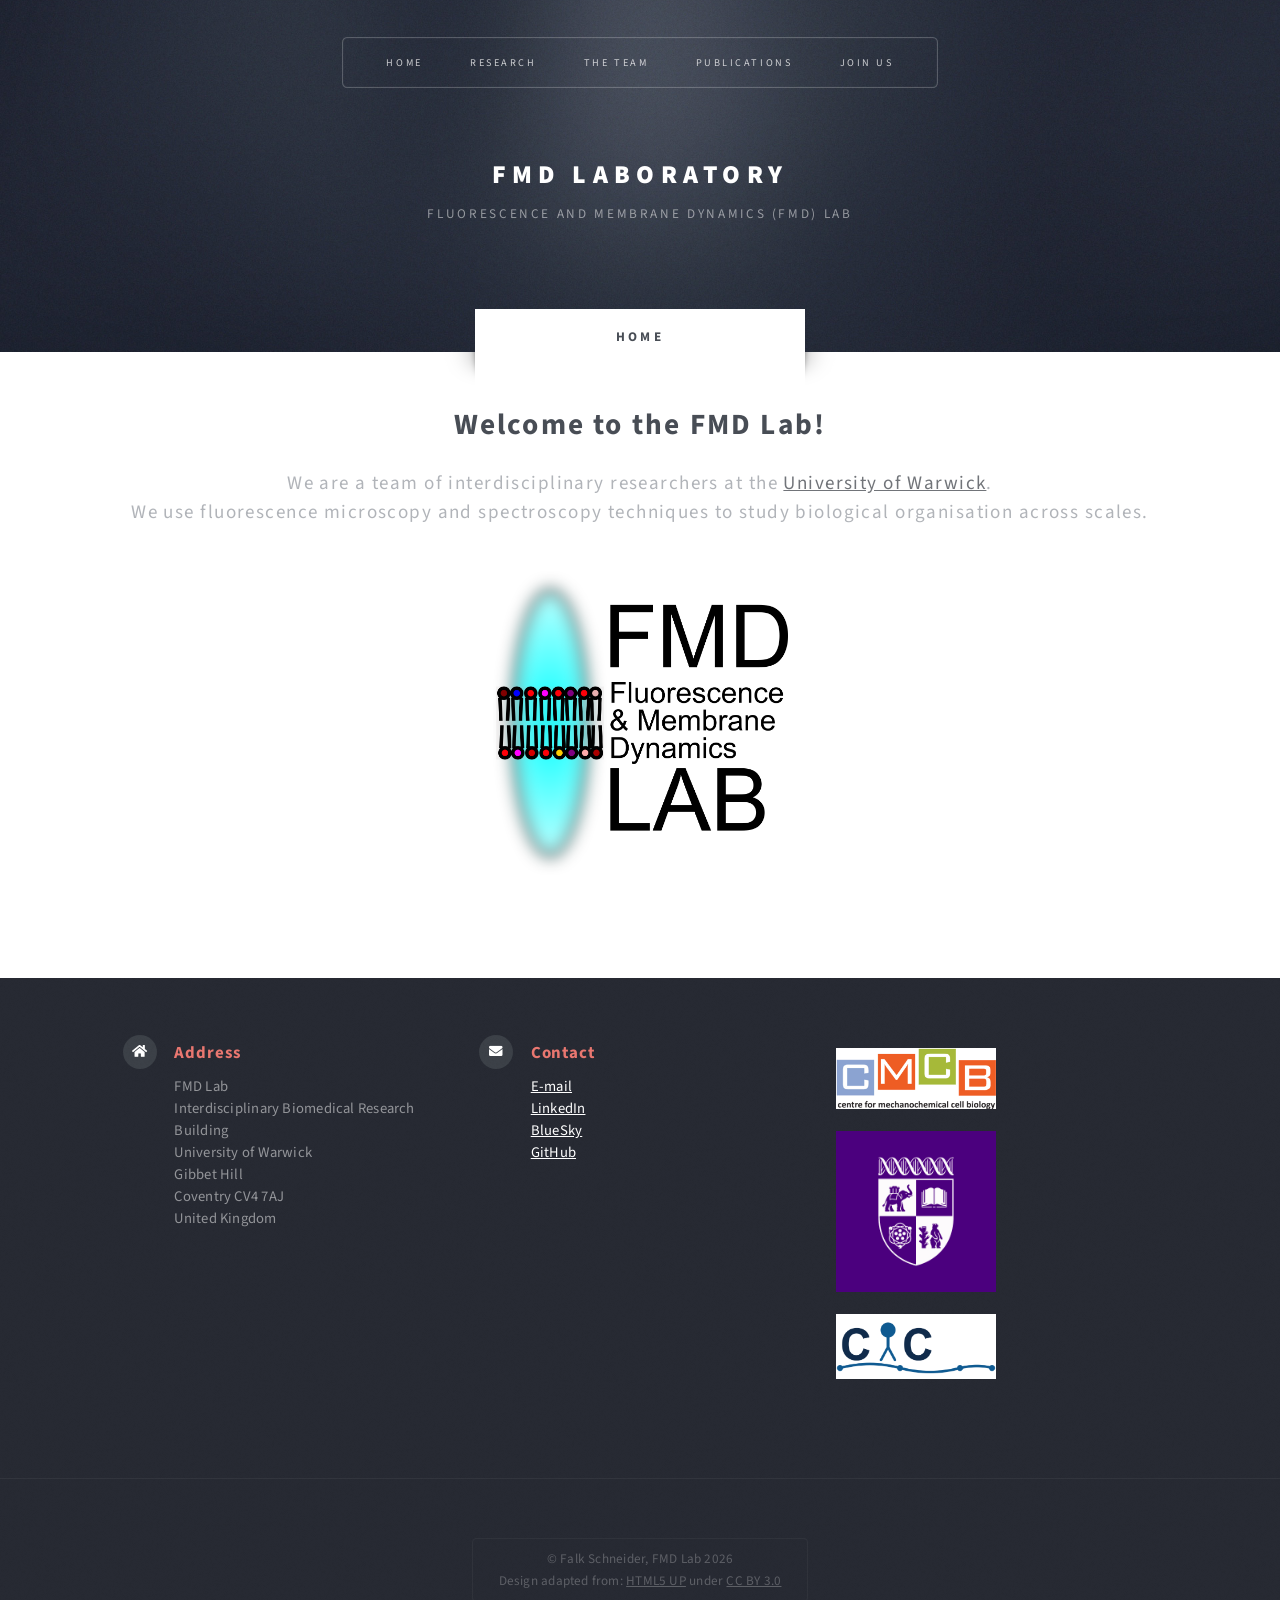
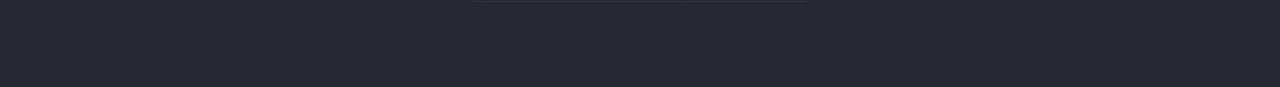
<file: index.html>
<!DOCTYPE HTML>
<!--
	
	Homepage for the FMD lab led by Falk Schneider
	based on:
	Escape Velocity by HTML5 UP
	html5up.net | @ajlkn
	Free for personal and commercial use under the CCA 3.0 license (html5up.net/license)

-->
<html>
	<head>
		<title>FMD Lab</title>
		<meta charset="utf-8" />
		<meta name="viewport" content="width=device-width, initial-scale=1, user-scalable=no" />
		<link rel="stylesheet" href="assets/css/main.css" />
	</head>
	<body class="no-sidebar is-preload">
		<div id="page-wrapper">

			<!-- Header -->
				<section id="header" class="wrapper">

					<!-- Logo -->
						<div id="logo">
							<h1><a href="index.html"></a>FMD Laboratory</h1>
							<p>Fluorescence and Membrane Dynamics (FMD) Lab</p>
						</div>

					<!-- Nav -->
						<nav id="nav">
							<ul>
								<li class="current"><a href="index.html">Home</a></li>
								<li>
									<a href="aboutus.html">Research</a>
									<ul>
										<li><a href="aboutus.html#overview">Overview</a></li>
										<li><a href="aboutus.html#techniques">Technology & Resources</a></li>
									</ul>
								</li>
								<li><a href="team.html">The team</a></li>
								<li><a href="publications.html">Publications</a></li>
								<li><a href="joinus.html">Join us</a></li>
							</ul>
						</nav>

				</section>

			<!-- Main -->
				<div id="main" class="wrapper style2">
					<div class="title">Home</div>
					<div class="container">

						<!-- Content -->
							<div id="content">
								<article class="box post">
									<header class="style1">
										<h2>Welcome to the FMD Lab!</h2>
										<p>We are a team of interdisciplinary researchers at the <a href = "https://warwick.ac.uk/" target="blank">University of Warwick</a>. 
											<br>
											We use fluorescence microscopy and spectroscopy techniques to study biological organisation across scales. 
										 </p>
									</header>

									<img src="images/FMD_Logo_try_v01.png" alt="FMD Lab in August 2025" style="width:25%; display:block; margin:auto;"/>
									

								</article>
							</div>

					</div>
				</div>

			<!-- Footer -->
				<section id="footer" class="wrapper">
						<div class="row">

							

									<section class="feature-list small">
										<div class="row">
											<div class="col-4 col-12-small">
												<section>
													<h3 class="icon solid fa-home">Address</h3>
													<p>
														FMD Lab<br />
														Interdisciplinary Biomedical Research Building<br />
														University of Warwick <br />
														Gibbet Hill <br />
														Coventry CV4 7AJ<br />
														United Kingdom
													</p>
												</section>
											</div>
											<div class="col-4 col-12-small">
												<section>
													<h3 class="icon solid fa-envelope">Contact</h3>
													<p>
														<a href="mailto:falk.schneider@warwick.ac.uk">E-mail</a><br />
														<a href="https://www.linkedin.com/in/falk-schneider/" target="blank">LinkedIn</a><br />
														<a href="https://bsky.app/profile/faldalf.bsky.social" target="blank">BlueSky</a><br />
														<a href="https://github.com/Faldalf" target="blank">GitHub</a>
													</p>
												</section>

											</div>

											<div class="col-4 col-12-small">
												
													
													<p>
														<a href = "https://mechanochemistry.org/" target="blank"><img src="images/cmcb-logo_withtxt_small.gif" alt="CMCB" style="width:50%; display:block; margin:0;"/> </a> <br>
														<a href = "https://warwick.ac.uk/" target="blank"><img src="images/UoW.jpg" alt="University of Warwick" style="width:50%; display:block; margin:0;"/></a><br>
														<a href = "https://cellularinterface.org/" target="blank"><img src="images/CIC-logo.png" alt="Cellular Interfaces Cluster" style="width:50%; display:block; margin:0;"/></a><br>
									
													</p>
												

											</div>

										</div>
									</section>

							
						</div>

						<div id="copyright">
							<ul>
								<li>&copy; Falk Schneider, FMD Lab 2026</li> <br>Design adapted from: <a href="http://html5up.net" target="_blank">HTML5 UP</a> under <a href="https://creativecommons.org/licenses/by/3.0/" target="_blank">CC BY 3.0</a> 
							</ul>
						</div>
					</div>
				</section>

		</div>

		<!-- Scripts -->
			<script src="assets/js/jquery.min.js"></script>
			<script src="assets/js/jquery.dropotron.min.js"></script>
			<script src="assets/js/browser.min.js"></script>
			<script src="assets/js/breakpoints.min.js"></script>
			<script src="assets/js/util.js"></script>
			<script src="assets/js/main.js"></script>

	</body>
</html>
</file>
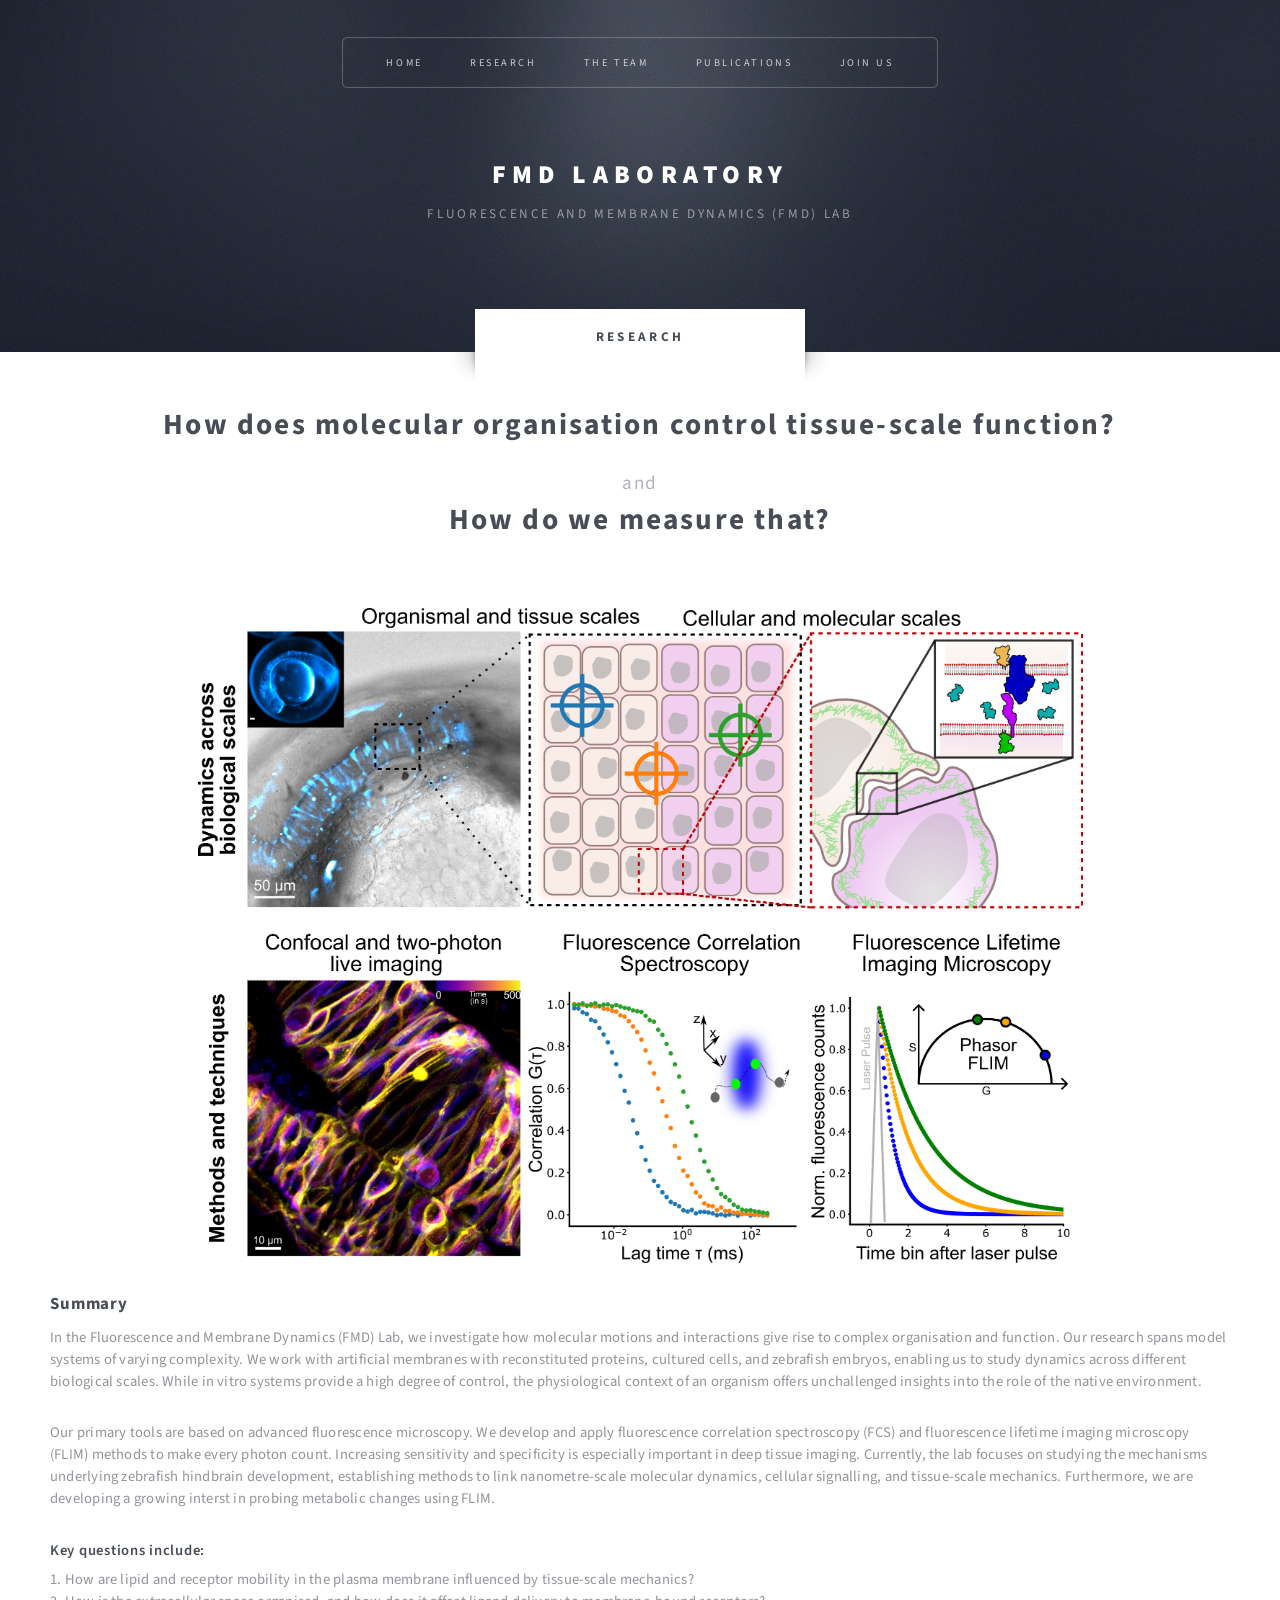
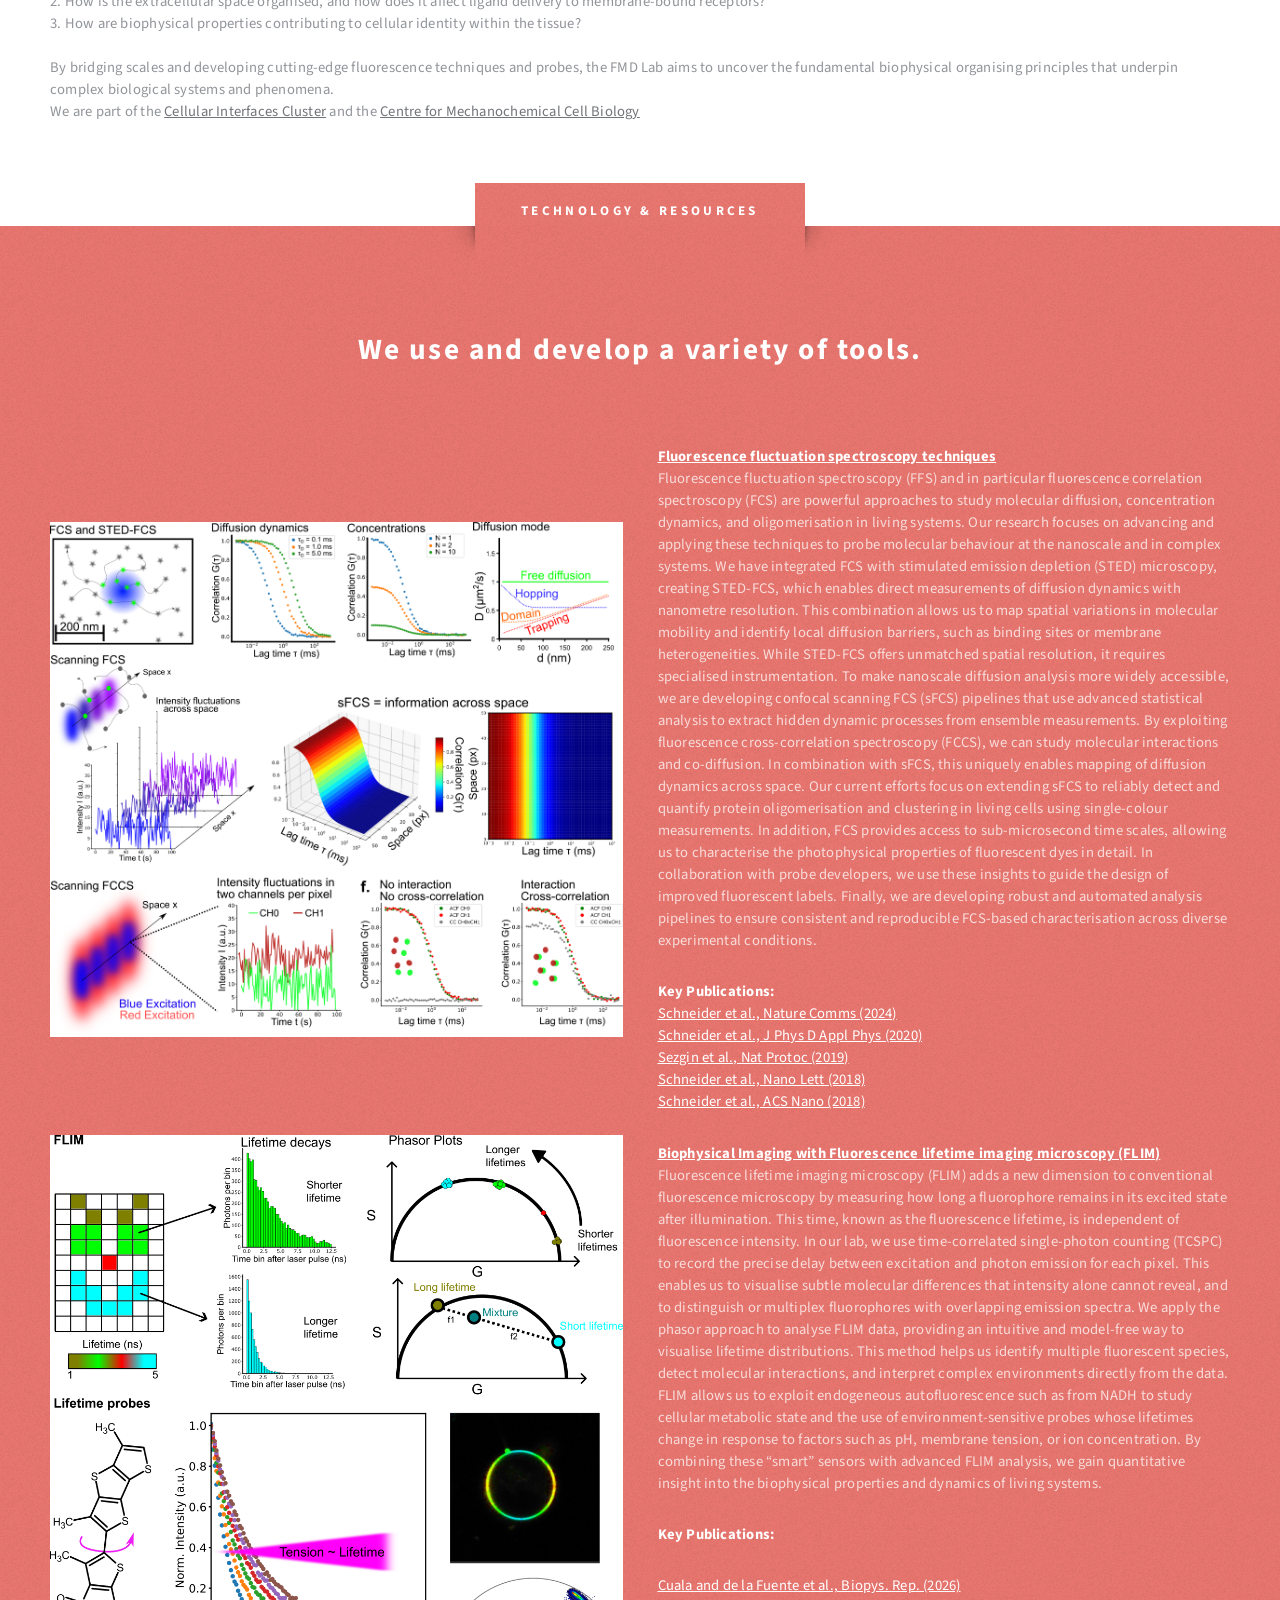
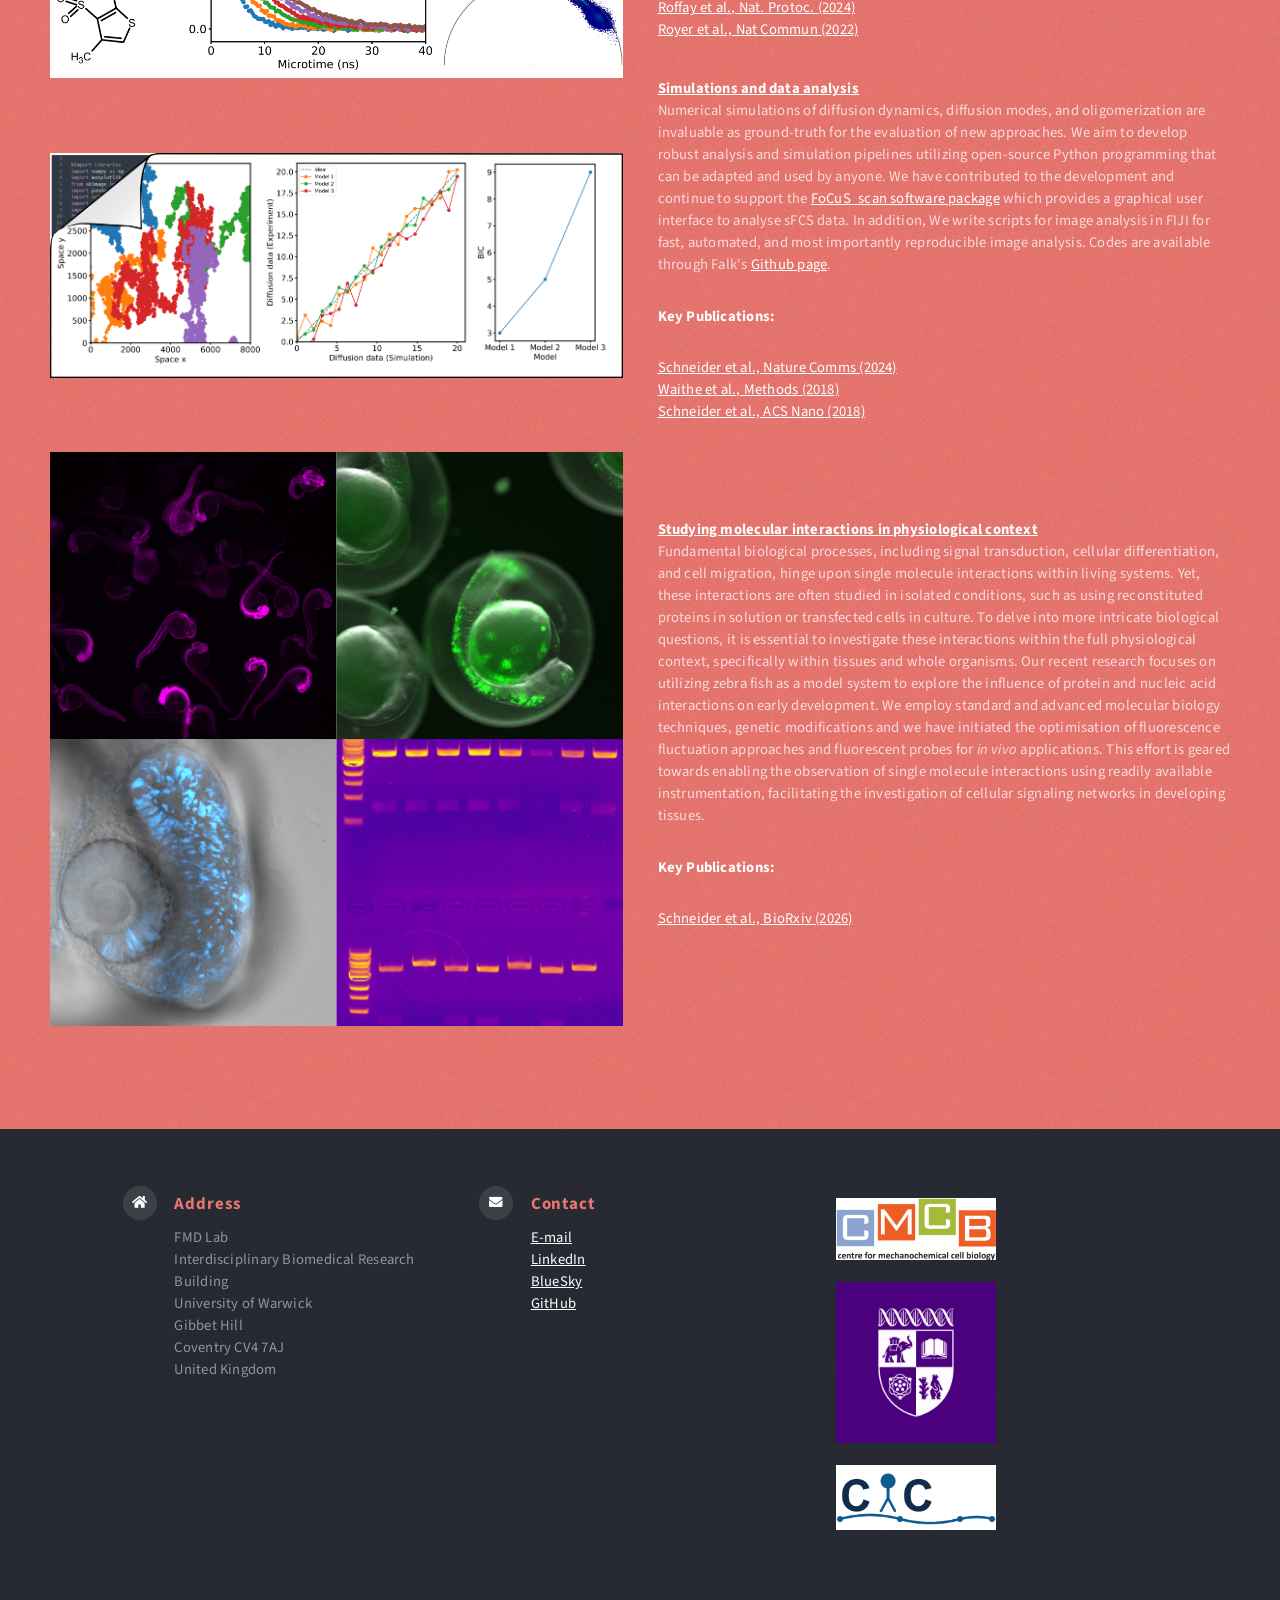
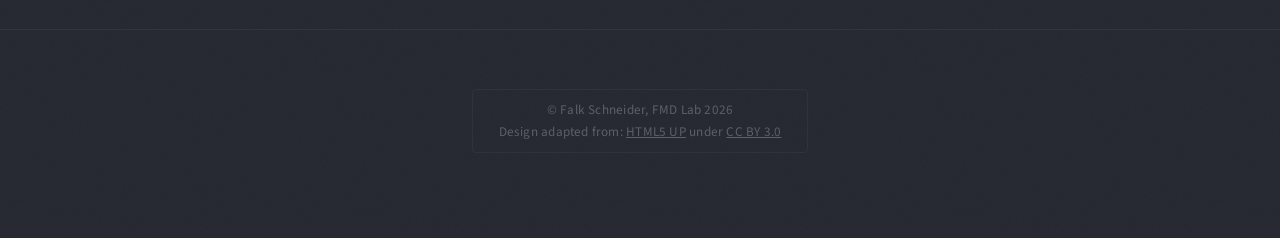
<file: aboutus.html>
<!DOCTYPE HTML>
<!--
	Escape Velocity by HTML5 UP
	html5up.net | @ajlkn
	Free for personal and commercial use under the CCA 3.0 license (html5up.net/license)
-->
<html>
	<head>
		<title>FMD - About us</title>
		<meta charset="utf-8" />
		<meta name="viewport" content="width=device-width, initial-scale=1, user-scalable=no" />
		<link rel="stylesheet" href="assets/css/main.css" />
	</head>
	<body class="no-sidebar is-preload">
		<div id="page-wrapper">

			<!-- Header -->
				<section id="header" class="wrapper">

					<!-- Logo -->
						<div id="logo">
							<h1><a href="index.html"></a>FMD Laboratory</h1>
							<p>Fluorescence and Membrane Dynamics (FMD) Lab</p>
						</div>

					<!-- Nav -->
						<nav id="nav">
							<ul>
								<li><a href="index.html">Home</a></li>
								<li class="current">
									<a href="aboutus.html">Research</a>
									<ul>
										<li><a href="aboutus.html#overview">Overview</a></li>
										<li><a href="aboutus.html#techniques">Technology & Resources</a></li>
									</ul>
								</li>
								<li><a href="team.html">The team</a></li>
								<li><a href="publications.html">Publications</a></li>
								<li><a href="joinus.html">Join us</a></li>
							</ul>
						</nav>

				</section>

			<!-- Main -->
				<div id="overview" class="wrapper style2">
					<div class="title">Research</div>
					<div class="container">

						<!-- Content -->
							<div id="content">
								<article class="box post">
									<header class="style1">
										<h2>How does molecular organisation control tissue-scale function?</h2>
										<p>and</p>
										<h2>How do we measure that?</h2>
									</header>

									<img src="images/FMD_overview.png" alt="Overview of research interests and techniques in the FMD Lab" style="width:75%; display:block; margin:auto;"/>
									
									<p>
									<h2>
									Summary
									</h2>
									In the Fluorescence and Membrane Dynamics (FMD) Lab, we investigate how molecular motions and interactions give rise to complex organisation and function. Our research spans model systems of varying complexity. We work with artificial membranes with reconstituted proteins, cultured cells, and zebrafish embryos, enabling us to study dynamics across different biological scales. While in vitro systems provide a high degree of control, the physiological context of an organism offers unchallenged insights into the role of the native environment. 
									</p>
									<p>
 									Our primary tools are based on advanced fluorescence microscopy. We develop and apply fluorescence correlation spectroscopy (FCS) and fluorescence lifetime imaging microscopy (FLIM) methods to make every photon count. Increasing sensitivity and specificity is especially important in deep tissue imaging. Currently, the lab focuses on studying the mechanisms underlying zebrafish hindbrain development, establishing methods to link nanometre-scale molecular dynamics, cellular signalling, and tissue-scale mechanics. Furthermore, we are developing a growing interst in probing metabolic changes using FLIM. 
 									</p>
 									<h3>
									Key questions include:
									</h3>
									<p>
									1. How are lipid and receptor mobility in the plasma membrane influenced by tissue-scale mechanics?<br>
									2. How is the extracellular space organised, and how does it affect ligand delivery to membrane-bound receptors?<br>
									3. How are biophysical properties contributing to cellular identity within the tissue?<br>
									<br>
									By bridging scales and developing cutting-edge fluorescence techniques and probes, the FMD Lab aims to uncover the fundamental biophysical organising principles that underpin complex biological systems and phenomena.
									<br>
									We are part of the <a href="https://cellularinterface.org/" target="_blank">Cellular Interfaces Cluster</a> and the <a href="https://mechanochemistry.org/" target="_blank">Centre for Mechanochemical Cell Biology</a>	
									</p>
								</article>
							</div>

					</div>
				</div>



							<!-- Main -->
				<section id="techniques" class="wrapper style1">
					<div class="title">Technology & Resources</div>
					<div class="container">


						<!-- Features -->
							<section id="features">
								<header class="style1">
									<h2>We use and develop a variety of tools.	</h2>
								</header>
								<div class="row" style="display:flex; align-items:center; flex-wrap:wrap;">
								  <div class="col-6 col-12-medium">
								    <img src="images/FCS-stuffs.png"
								         alt="Descriptive text"
								         style="max-width:100%; height:auto; display:block;">
								  </div>
								  <div class="col-6 col-12-medium">
								    <h3><u>Fluorescence fluctuation spectroscopy techniques</u></h3>
								    <p> 
								    Fluorescence fluctuation spectroscopy (FFS) and in particular fluorescence correlation spectroscopy (FCS) are powerful approaches to study molecular diffusion, concentration dynamics, and oligomerisation in living systems.
									Our research focuses on advancing and applying these techniques to probe molecular behaviour at the nanoscale and in complex systems.

									We have integrated FCS with stimulated emission depletion (STED) microscopy, creating STED-FCS, which enables direct measurements of diffusion dynamics with nanometre resolution. This combination allows us to map spatial variations in molecular mobility and identify local diffusion barriers, such as binding sites or membrane heterogeneities.

									While STED-FCS offers unmatched spatial resolution, it requires specialised instrumentation. To make nanoscale diffusion analysis more widely accessible, we are developing confocal scanning FCS (sFCS) pipelines that use advanced statistical analysis to extract hidden dynamic processes from ensemble measurements.

									By exploiting fluorescence cross-correlation spectroscopy (FCCS), we can study molecular interactions and co-diffusion. In combination with sFCS, this uniquely enables mapping of diffusion dynamics across space. Our current efforts focus on extending sFCS to reliably detect and quantify protein oligomerisation and clustering in living cells using single-colour measurements.

									In addition, FCS provides access to sub-microsecond time scales, allowing us to characterise the photophysical properties of fluorescent dyes in detail. In collaboration with probe developers, we use these insights to guide the design of improved fluorescent labels.
									Finally, we are developing robust and automated analysis pipelines to ensure consistent and reproducible FCS-based characterisation across diverse experimental conditions.
																		</p>
									<b>Key Publications:</b><br>
									<a href="https://www.nature.com/articles/s41467-024-51435-1" target = "_blank">Schneider et al., Nature Comms (2024)</a><br>
									<a href="https://iopscience.iop.org/article/10.1088/1361-6463/ab6cca" target = "_blank">Schneider et al., J Phys D Appl Phys (2020)</a><br>
									<a href="https://www.nature.com/articles/s41596-019-0127-9" target = "_blank">Sezgin et al., Nat Protoc (2019)</a><br>
									<a href="https://pubs.acs.org/doi/10.1021/acs.nanolett.8b02291" target = "_blank">Schneider et al., Nano Lett (2018)</a><br>
									<a href="https://pubs.acs.org/doi/10.1021/acsnano.8b04080" target = "_blank">Schneider et al., ACS Nano (2018)</a>
									
								  </div>
								</div>


								<br>
								<div class="row" style="display:flex; align-items:center; flex-wrap:wrap;">
								  <div class="col-6 col-12-medium">
								    <img src="images/FLIM.png"
								         alt="Descriptive text"
								         style="max-width:100%; height:auto; display:block;">
								  </div>
								  
								  <div class="col-6 col-12-medium">
								    <h3><u>Biophysical Imaging with Fluorescence lifetime imaging microscopy (FLIM)</u></h3>
								    <p> 
								    Fluorescence lifetime imaging microscopy (FLIM) adds a new dimension to conventional fluorescence microscopy by measuring how long a fluorophore remains in its excited state after illumination. This time, known as the fluorescence lifetime, is independent of fluorescence intensity.

									In our lab, we use time-correlated single-photon counting (TCSPC) to record the precise delay between excitation and photon emission for each pixel. This enables us to visualise subtle molecular differences that intensity alone cannot reveal, and to distinguish or multiplex fluorophores with overlapping emission spectra.

									We apply the phasor approach to analyse FLIM data, providing an intuitive and model-free way to visualise lifetime distributions. This method helps us identify multiple fluorescent species, detect molecular interactions, and interpret complex environments directly from the data.

									FLIM allows us to exploit endogeneous autofluorescence such as from NADH to study cellular metabolic state and the use of environment-sensitive probes whose lifetimes change in response to factors such as pH, membrane tension, or ion concentration. By combining these “smart” sensors with advanced FLIM analysis, we gain quantitative insight into the biophysical properties and dynamics of living systems.
								<p><b>Key Publications:</b></p>
								<p>
									<a href="https://www.cell.com/biophysreports/fulltext/S2667-0747(26)00047-9" target = "_blank">Cuala and de la Fuente et al., Biopys. Rep. (2026)</a><br>
									<a href="https://www.nature.com/articles/s41596-024-01027-6" target = "_blank">Roffay et al., Nat. Protoc. (2024)</a><br>
									<a href="https://www.nature.com/articles/s41467-022-28590-4" target = "_blank">Royer et al., Nat Commun (2022)</a><br>									
								  </div>
								</div>
							
								<div class="row" style="display:flex; align-items:center; flex-wrap:wrap;">
								  <div class="col-6 col-12-medium">
								    <img src="images/Coding.png"
								         alt="Descriptive text"
								         style="max-width:100%; height:auto; display:block;">
								  </div>
								  <div class="col-6 col-12-medium">
								    <h3><u>Simulations and data analysis</u></h3>
								    <p> 
									Numerical simulations of diffusion dynamics, diffusion modes, and oligomerization are invaluable as ground-truth for the evaluation of new approaches. We aim to develop robust analysis and simulation pipelines utilizing open-source Python programming that can be adapted and used by anyone. We have contributed to the development and continue to support the <a href="https://github.com/dwaithe/FCS_scanning_correlator" target="_blank">FoCuS_scan software package</a> which provides a graphical user interface to analyse sFCS data. In addition, We write scripts for image analysis in FIJI for fast, automated, and most importantly reproducible image analysis. Codes are available through Falk's <a href="https://github.com/Faldalf" target="_blank">Github page</a>. </p>
								<p><b>Key Publications:</b></p>
								<p>
									<a href="https://www.nature.com/articles/s41467-024-51435-1" target = "_blank">Schneider et al., Nature Comms (2024)</a><br>
									<a href="https://www.sciencedirect.com/science/article/pii/S1046202317302554" target = "_blank">Waithe et al., Methods (2018)</a><br>
									<a href="https://pubs.acs.org/doi/10.1021/acsnano.8b04080" target = "_blank">Schneider et al., ACS Nano (2018)</a><br>
								</p>
								  </div>
								</div>


								<div class="row" style="display:flex; align-items:center; flex-wrap:wrap;">
								  <div class="col-6 col-12-medium">
								    <img src="images/Fish_mol_biol.png"
								         alt="Descriptive text"
								         style="max-width:100%; height:auto; display:block;">
								  </div>
								  <div class="col-6 col-12-medium">
								    <h3><u>Studying molecular interactions in physiological context</u></h3>
								    <p> 
									Fundamental biological processes, including signal transduction, cellular differentiation, and cell migration, hinge upon single molecule interactions within living systems. Yet, these interactions are often studied in isolated conditions, such as using reconstituted proteins in solution or transfected cells in culture. To delve into more intricate biological questions, it is essential to investigate these interactions within the full physiological context, specifically within tissues and whole organisms. Our recent research focuses on utilizing zebra fish as a model system to explore the influence of protein and nucleic acid interactions on early development. We employ standard and advanced molecular biology techniques, genetic modifications and we have initiated the optimisation of fluorescence fluctuation approaches and fluorescent probes for <i>in vivo</i> applications. This effort is geared towards enabling the observation of single molecule interactions using readily available instrumentation, facilitating the investigation of cellular signaling networks in developing tissues.</p>
								<p><b>Key Publications:</b></p>
								<p>
									<a href="https://www.biorxiv.org/content/10.64898/2026.04.04.716477v1" target = "_blank">Schneider et al., BioRxiv (2026)</a><br>
								</p>
								  </div>
								</div>


							</section>

					</div>
				</section>







			<!-- Footer -->
				<section id="footer" class="wrapper">
						<div class="row">

							

									<section class="feature-list small">
										<div class="row">
											<div class="col-4 col-12-small">
												<section>
													<h3 class="icon solid fa-home">Address</h3>
													<p>
														FMD Lab<br />
														Interdisciplinary Biomedical Research Building<br />
														University of Warwick <br />
														Gibbet Hill <br />
														Coventry CV4 7AJ<br />
														United Kingdom
													</p>
												</section>
											</div>
											<div class="col-4 col-12-small">
												<section>
													<h3 class="icon solid fa-envelope">Contact</h3>
													<p>
														<a href="mailto:falk.schneider@warwick.ac.uk">E-mail</a><br />
														<a href="https://www.linkedin.com/in/falk-schneider/" target="blank">LinkedIn</a><br />
														<a href="https://bsky.app/profile/faldalf.bsky.social" target="blank">BlueSky</a><br />
														<a href="https://github.com/Faldalf" target="blank">GitHub</a>
													</p>
												</section>

											</div>

											<div class="col-4 col-12-small">
												
													
													<p>
														<a href = "https://mechanochemistry.org/" target="blank"><img src="images/cmcb-logo_withtxt_small.gif" alt="CMCB" style="width:50%; display:block; margin:0;"/> </a> <br>
														<a href = "https://warwick.ac.uk/" target="blank"><img src="images/UoW.jpg" alt="University of Warwick" style="width:50%; display:block; margin:0;"/></a><br>
														<a href = "https://cellularinterface.org/" target="blank"><img src="images/CIC-logo.png" alt="Cellular Interfaces Cluster" style="width:50%; display:block; margin:0;"/></a><br>
									
													</p>
												

											</div>

										</div>
									</section>

							
						</div>
						<div id="copyright">
							<ul>
								<li>&copy; Falk Schneider, FMD Lab 2026</li> <br>Design adapted from: <a href="http://html5up.net" target="_blank">HTML5 UP</a> under <a href="https://creativecommons.org/licenses/by/3.0/" target="_blank">CC BY 3.0</a> 
							</ul>
						</div>
					</div>
				</section>

		</div>

		<!-- Scripts -->
			<script src="assets/js/jquery.min.js"></script>
			<script src="assets/js/jquery.dropotron.min.js"></script>
			<script src="assets/js/browser.min.js"></script>
			<script src="assets/js/breakpoints.min.js"></script>
			<script src="assets/js/util.js"></script>
			<script src="assets/js/main.js"></script>

	</body>
</html>
</file>
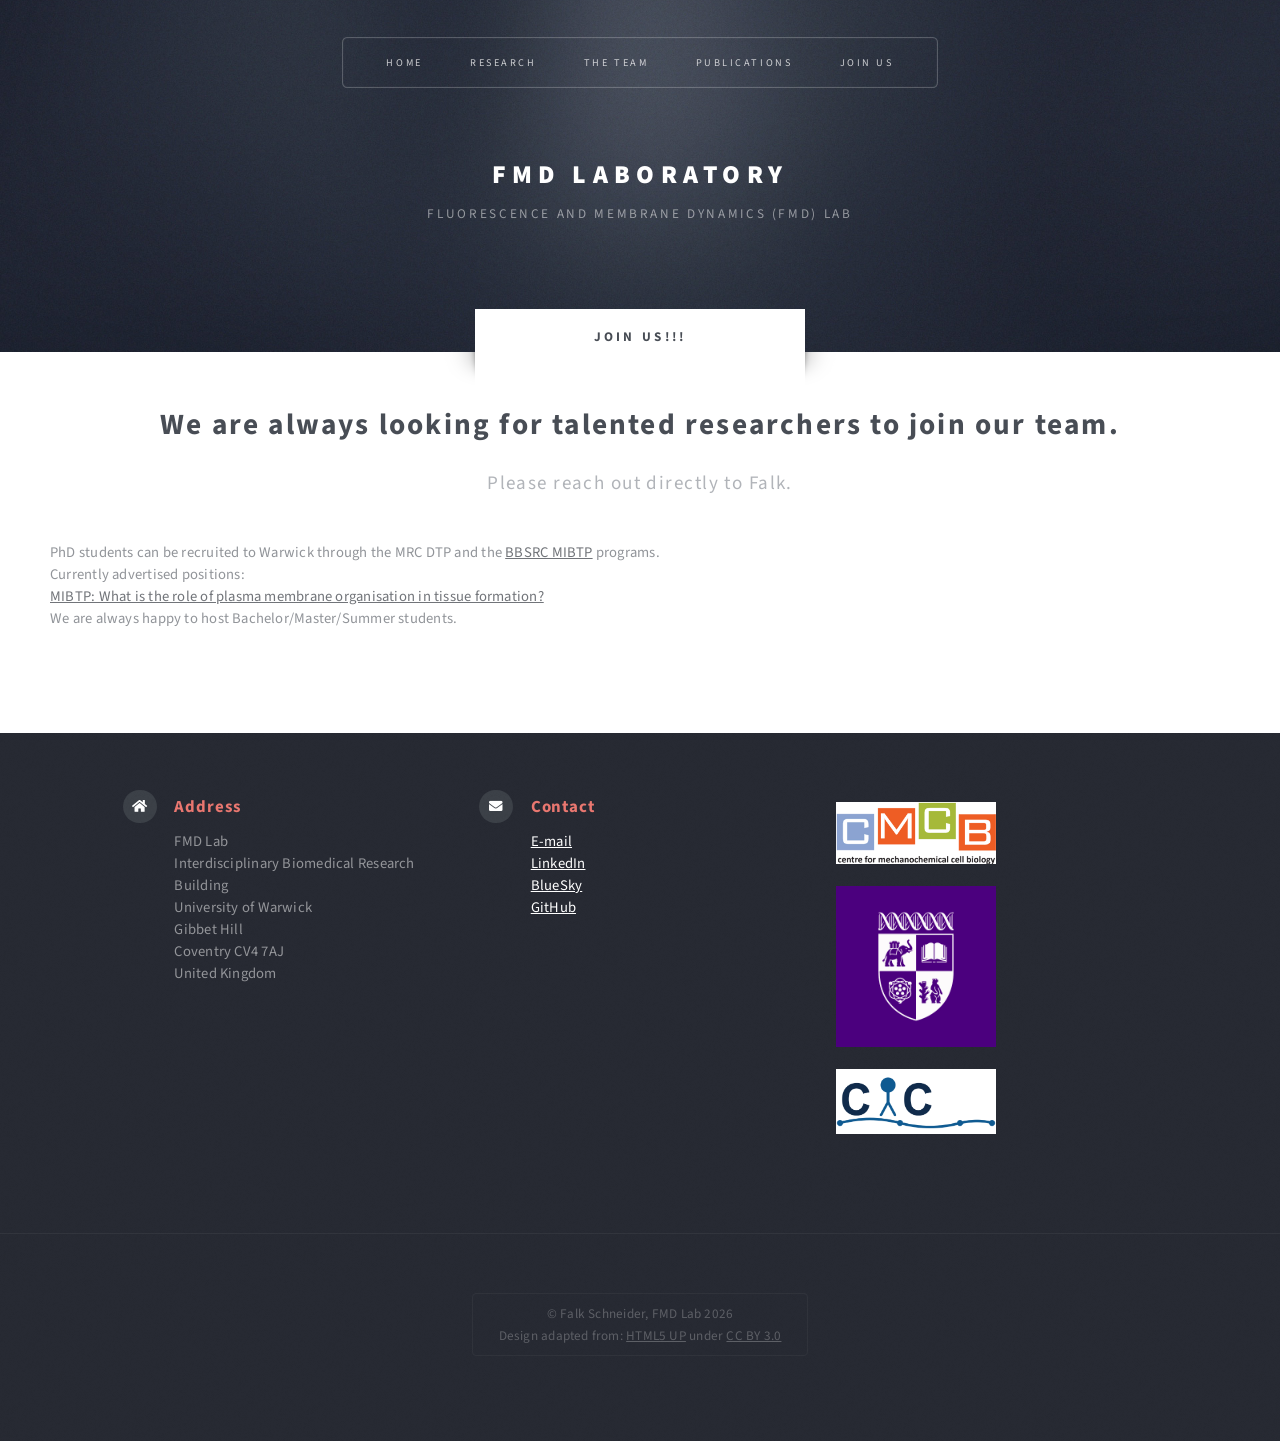
<file: joinus.html>
<!DOCTYPE HTML>
<!--
	Escape Velocity by HTML5 UP
	html5up.net | @ajlkn
	Free for personal and commercial use under the CCA 3.0 license (html5up.net/license)
-->
<html>
	<head>
		<title>FMD Lab - Join us</title>
		<meta charset="utf-8" />
		<meta name="viewport" content="width=device-width, initial-scale=1, user-scalable=no" />
		<link rel="stylesheet" href="assets/css/main.css" />
	</head>
	<body class="no-sidebar is-preload">
		<div id="page-wrapper">

			<!-- Header -->
				<section id="header" class="wrapper">

					<!-- Logo -->
						<div id="logo">
							<h1><a href="index.html"></a>FMD Laboratory</h1>
							<p>Fluorescence and Membrane Dynamics (FMD) Lab</p>
						</div>

					<!-- Nav -->
						<nav id="nav">
							<ul>
								<li><a href="index.html">Home</a></li>
								<li>
									<a href="aboutus.html">Research</a>
									<ul>
										<li><a href="aboutus.html#overview">Overview</a></li>
										<li><a href="aboutus.html#techniques">Technology & Resources</a></li>
									</ul>
								</li>
								<li><a href="team.html">The team</a></li>
								<li ><a href="publications.html">Publications</a></li>
								<li class="current"><a href="joinus.html">Join us</a></li>
							</ul>
						</nav>

				</section>

			<!-- Main -->
				<div id="main" class="wrapper style2">
					<div class="title">Join us!!!</div>
					<div class="container">

						<!-- Content -->
							<div id="content">
								<article class="box post">
									<header class="style1">
										<h2>We are always looking for talented researchers to join our team.</h2>
										<p>Please reach out directly to Falk.</p>
									</header>

									<p>PhD students can be recruited to Warwick through the MRC DTP and the <a href="https://warwick.ac.uk/fac/cross_fac/mibtp/phd/supervisors/fschneider/" target="_blank">BBSRC MIBTP</a> programs.<br>
									Currently advertised positions:
									<br>
									<a href="https://www.findaphd.com/phds/project/the-role-of-plasma-membrane-organisation-in-tissue-development/?p199818" target="_blank">MIBTP: What is the role of plasma membrane organisation in tissue formation?</a>
									<br>
									We are always happy to host Bachelor/Master/Summer students.</p>
								</article>
							</div>

					</div>
				</div>

			

			<!-- Footer -->
				<section id="footer" class="wrapper">
						<div class="row">

							

									<section class="feature-list small">
										<div class="row">
											<div class="col-4 col-12-small">
												<section>
													<h3 class="icon solid fa-home">Address</h3>
													<p>
														FMD Lab<br />
														Interdisciplinary Biomedical Research Building<br />
														University of Warwick <br />
														Gibbet Hill <br />
														Coventry CV4 7AJ<br />
														United Kingdom
													</p>
												</section>
											</div>
											<div class="col-4 col-12-small">
												<section>
													<h3 class="icon solid fa-envelope">Contact</h3>
													<p>
														<a href="mailto:falk.schneider@warwick.ac.uk">E-mail</a><br />
														<a href="https://www.linkedin.com/in/falk-schneider/" target="blank">LinkedIn</a><br />
														<a href="https://bsky.app/profile/faldalf.bsky.social" target="blank">BlueSky</a><br />
														<a href="https://github.com/Faldalf" target="blank">GitHub</a>
													</p>
												</section>

											</div>

											<div class="col-4 col-12-small">
												
													
													<p>
														<a href = "https://mechanochemistry.org/" target="blank"><img src="images/cmcb-logo_withtxt_small.gif" alt="CMCB" style="width:50%; display:block; margin:0;"/> </a> <br>
														<a href = "https://warwick.ac.uk/" target="blank"><img src="images/UoW.jpg" alt="University of Warwick" style="width:50%; display:block; margin:0;"/></a><br>
														<a href = "https://cellularinterface.org/" target="blank"><img src="images/CIC-logo.png" alt="Cellular Interfaces Cluster" style="width:50%; display:block; margin:0;"/></a><br>
									
													</p>
												

											</div>

										</div>
									</section>

							
						</div>
						<div id="copyright">
							<ul>
								<li>&copy; Falk Schneider, FMD Lab 2026</li> <br>Design adapted from: <a href="http://html5up.net" target="_blank">HTML5 UP</a> under <a href="https://creativecommons.org/licenses/by/3.0/" target="_blank">CC BY 3.0</a> 
							</ul>
						</div>
					</div>
				</section>

		</div>

		<!-- Scripts -->
			<script src="assets/js/jquery.min.js"></script>
			<script src="assets/js/jquery.dropotron.min.js"></script>
			<script src="assets/js/browser.min.js"></script>
			<script src="assets/js/breakpoints.min.js"></script>
			<script src="assets/js/util.js"></script>
			<script src="assets/js/main.js"></script>

	</body>
</html>
</file>
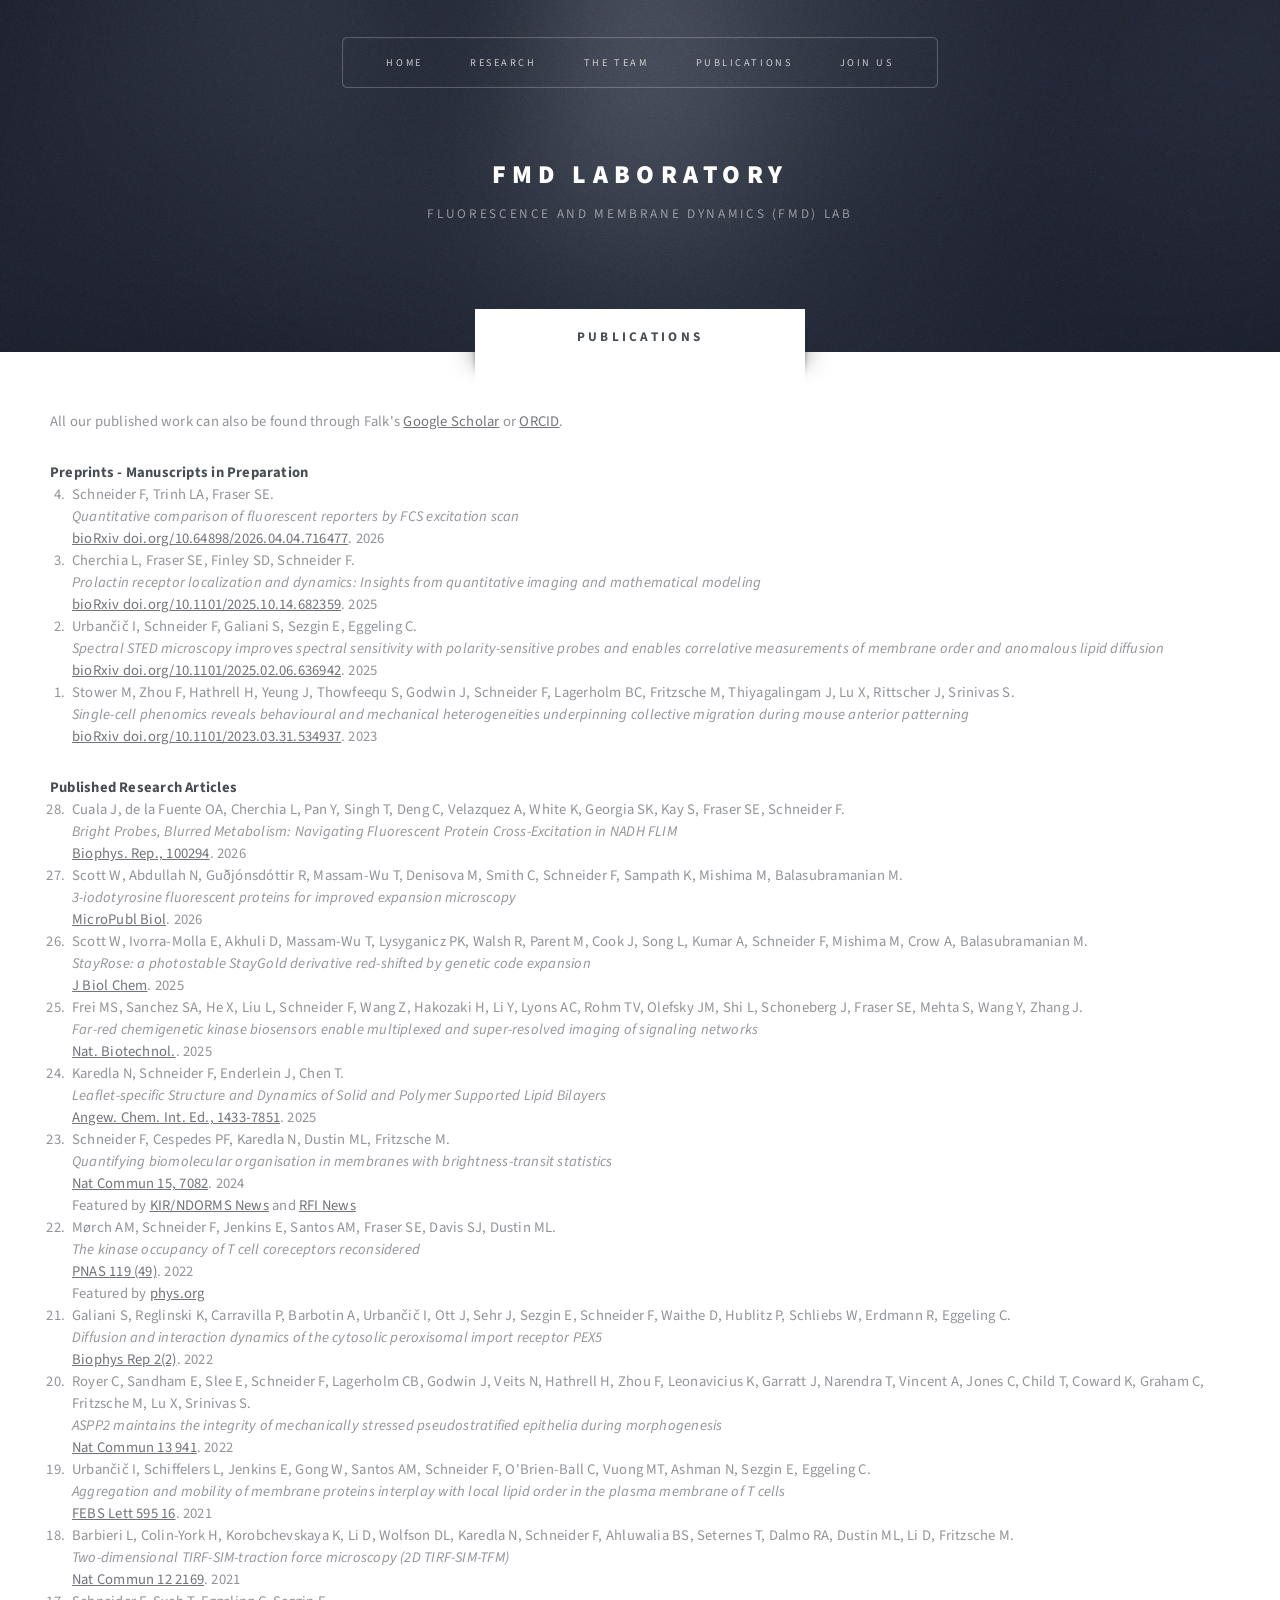
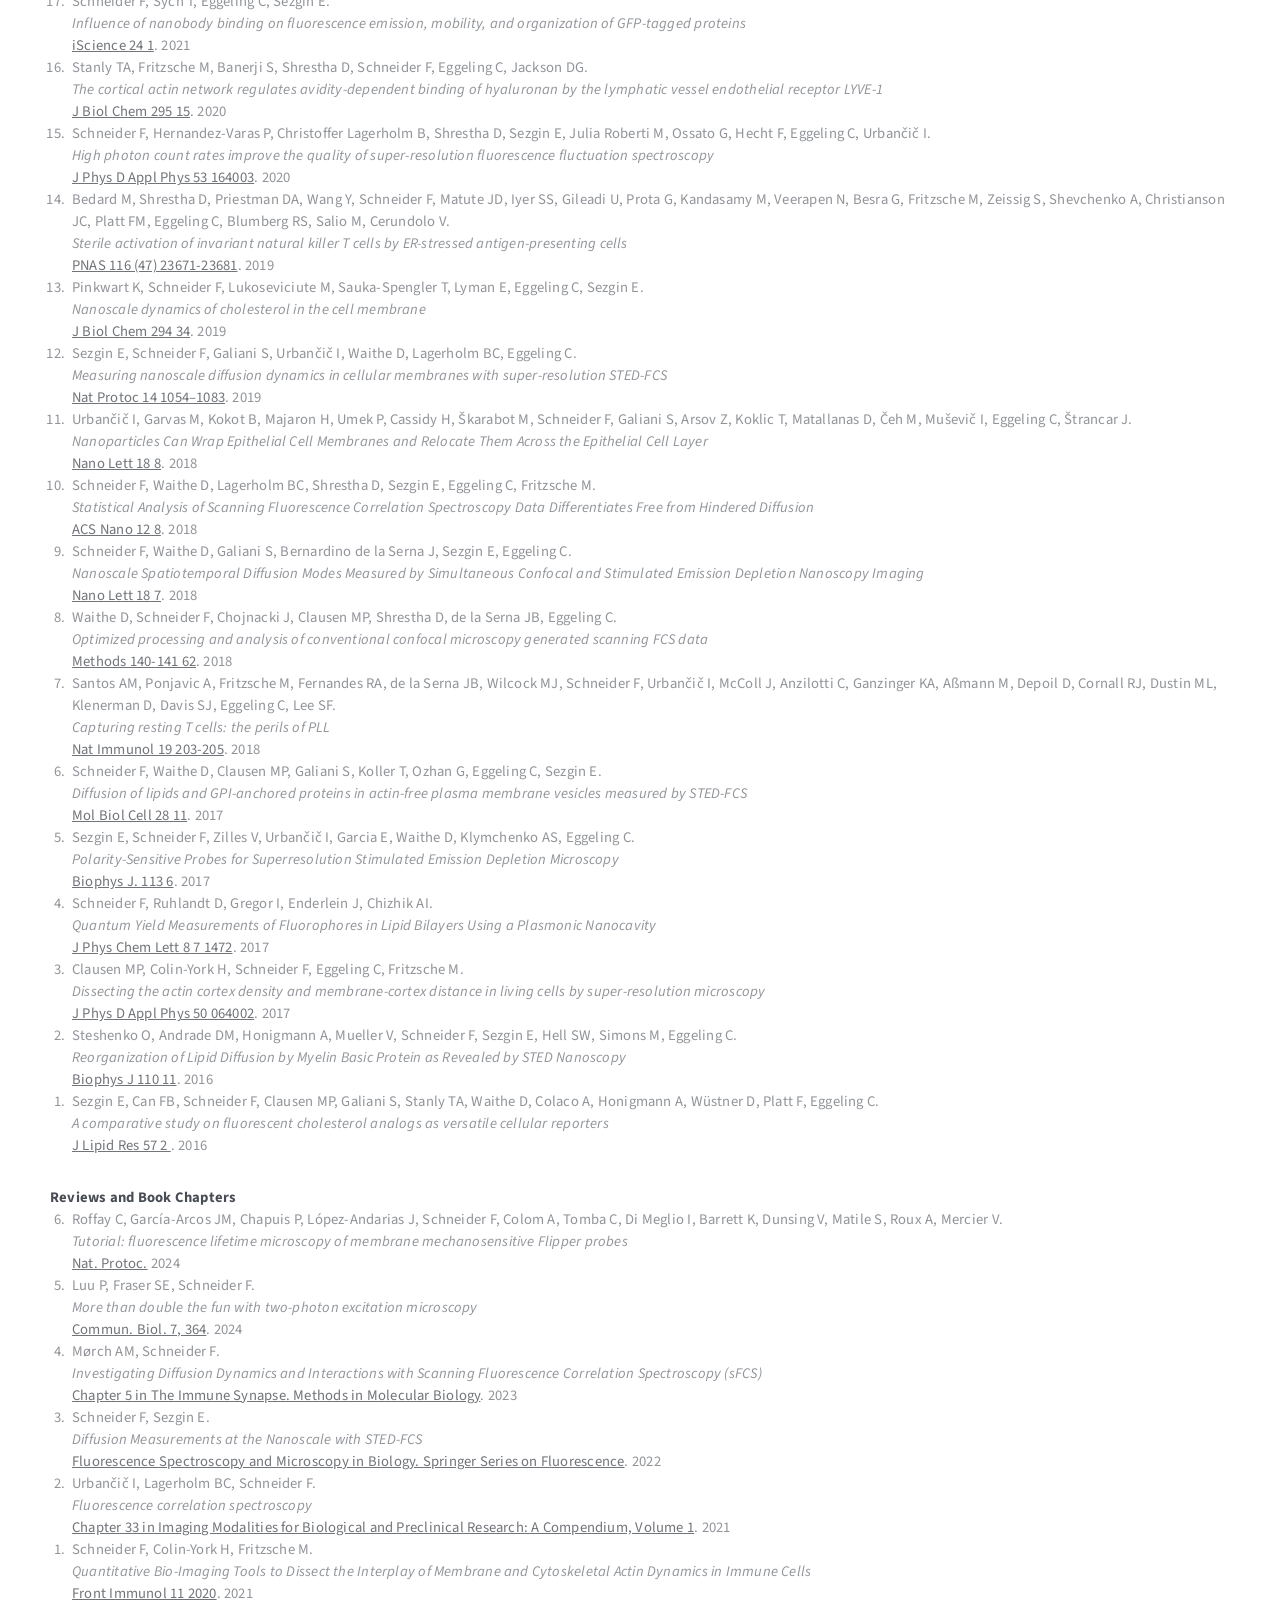
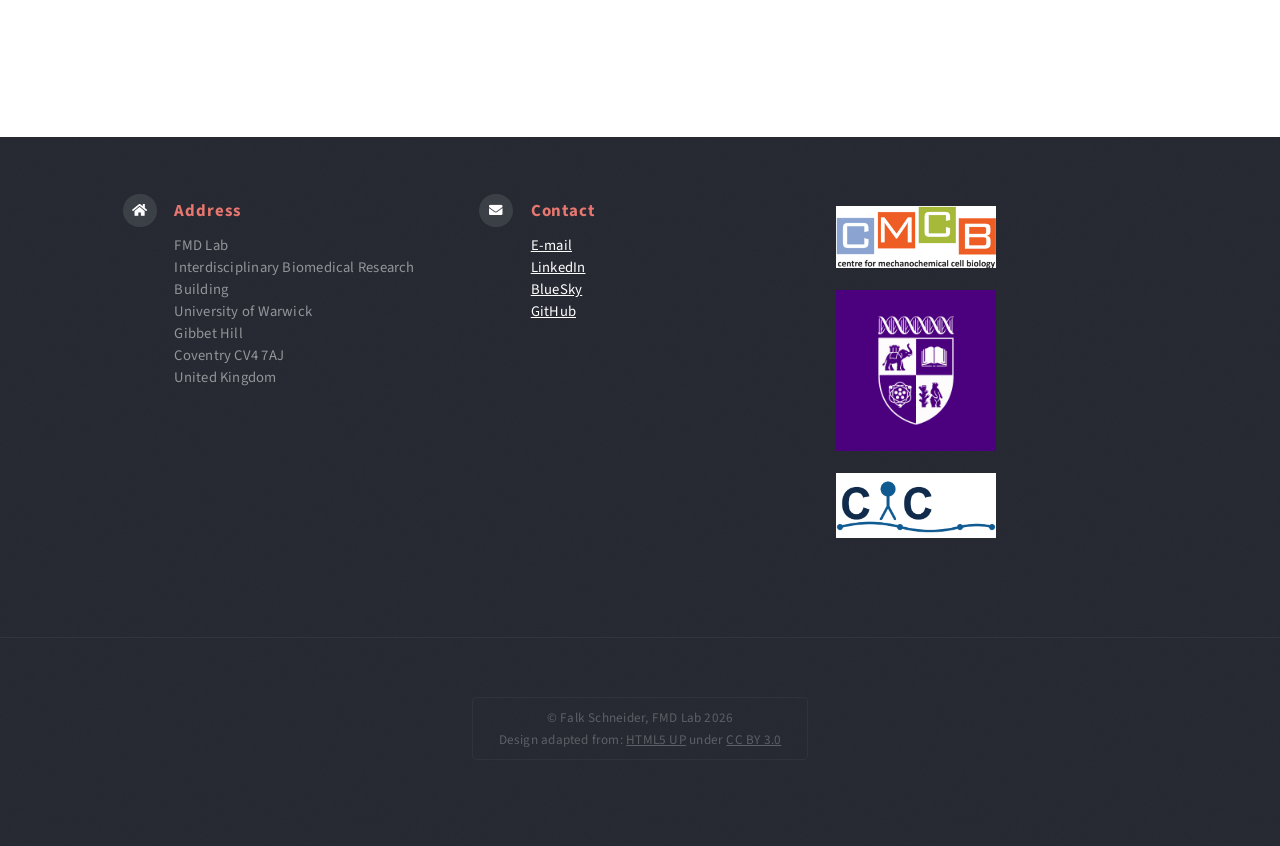
<file: publications.html>
<!DOCTYPE HTML>
<!--
	Escape Velocity by HTML5 UP
	html5up.net | @ajlkn
	Free for personal and commercial use under the CCA 3.0 license (html5up.net/license)
-->
<html>
	<head>
		<title>FMD Lab - Publications</title>
		<meta charset="utf-8" />
		<meta name="viewport" content="width=device-width, initial-scale=1, user-scalable=no" />
		<link rel="stylesheet" href="assets/css/main.css" />
	</head>
	<body class="no-sidebar is-preload">
		<div id="page-wrapper">

			<!-- Header -->
				<section id="header" class="wrapper">

					<!-- Logo -->
						<div id="logo">
							<h1><a href="index.html"></a>FMD Laboratory</h1>
							<p>Fluorescence and Membrane Dynamics (FMD) Lab</p>
						</div>

					<!-- Nav -->
						<nav id="nav">
							<ul>
								<li><a href="index.html">Home</a></li>
								<li>
									<a href="aboutus.html">Research</a>
									<ul>
										<li><a href="aboutus.html#overview">Overview</a></li>
										<li><a href="aboutus.html#techniques">Techniques</a></li>
									</ul>
								</li>
								<li><a href="team.html">The team</a></li>
								<li class="current"><a href="publications.html">Publications</a></li>
								<li><a href="joinus.html">Join us</a></li>
							</ul>
						</nav>

				</section>

			<!-- Main -->
				<div id="main" class="wrapper style2">
					<div class="title">Publications</div>
					<div class="container">

						<!-- Content -->
							<div id="content">
								<article class="box post">

									<p>All our published work can also be found through Falk's <a href="https://scholar.google.co.uk/citations?user=m1QeWfMAAAAJ&hl=en" target="_blank">Google Scholar</a> or <a href="https://orcid.org/0000-0003-0502-9139" target="_blank">ORCID</a>. </p>

									<div class="col-6 col-12-xsmall">
									<h4>Preprints - Manuscripts in Preparation</h4>
									<ol reversed>
										<li>Schneider F, Trinh LA, Fraser SE. <br>
											<i>Quantitative comparison of fluorescent reporters by FCS excitation scan</i><br>
											<a href="https://www.biorxiv.org/content/10.64898/2026.04.04.716477v1" target="_blank">bioRxiv doi.org/10.64898/2026.04.04.716477</a>. 2026
										</li>
										<li>Cherchia L, Fraser SE, Finley SD, Schneider F.<br>
											<i>Prolactin receptor localization and dynamics: Insights from quantitative imaging and mathematical modeling</i><br>
											<a href="https://www.biorxiv.org/content/10.1101/2025.10.14.682359v1" target="_blank">bioRxiv doi.org/10.1101/2025.10.14.682359</a>. 2025 
										</li>
										<li>Urbančič I, Schneider F, Galiani S, Sezgin E, Eggeling C.<br>
											<i>Spectral STED microscopy improves spectral sensitivity with polarity-sensitive probes and enables correlative measurements of membrane order and anomalous lipid diffusion</i><br>
											<a href="https://www.biorxiv.org/content/10.1101/2025.02.06.636942v1" target="_blank">bioRxiv doi.org/10.1101/2025.02.06.636942</a>. 2025 
										</li>
										<li>Stower M, Zhou F, Hathrell H, Yeung J, Thowfeequ S, Godwin J, Schneider F, Lagerholm BC, Fritzsche M, Thiyagalingam J, Lu X, Rittscher J, Srinivas S. <br>
											<i>Single-cell phenomics reveals behavioural and mechanical heterogeneities underpinning collective migration during mouse anterior patterning </i><br>
											<a href="https://www.biorxiv.org/content/early/2023/04/03/2023.03.31.534937" target="_blank">bioRxiv doi.org/10.1101/2023.03.31.534937</a>. 2023 
										</li>

									</ol>
									<h4>Published Research Articles</h4>
									<ol reversed>


										<li>
										    Cuala J, de la Fuente OA, Cherchia L, Pan Y, Singh T, Deng C,
										    Velazquez A, White K, Georgia SK, Kay S, Fraser SE, Schneider F. <br>
										    <i>Bright Probes, Blurred Metabolism: Navigating Fluorescent Protein
										    Cross-Excitation in NADH FLIM</i><br>
										    <a href="https://www.cell.com/biophysreports/fulltext/S2667-0747(26)00047-9"
										       target="_blank">Biophys. Rep., 100294</a>. 2026 <br>
										</li>

										<li>
										    Scott W, Abdullah N, Guðjónsdóttir R, Massam-Wu T, Denisova M,
										    Smith C, Schneider F, Sampath K, Mishima M, Balasubramanian M. <br>
										    <i>3-iodotyrosine fluorescent proteins for improved expansion microscopy</i><br>
										    <a href="https://doi.org/10.17912/micropub.biology.002234"
										       target="_blank">MicroPubl Biol</a>. 2026 <br>
										</li>

										
										<li>Scott W, Ivorra-Molla E, Akhuli D, Massam-Wu T, Lysyganicz PK, Walsh R, Parent M, Cook J, Song L, Kumar A, Schneider F, Mishima M, Crow A, Balasubramanian M.  <br>
											<i>StayRose: a photostable StayGold derivative red-shifted by genetic code expansion  </i><br>
											<a href="https://doi.org/10.1016/j.jbc.2025.110832" target = "_blank">J Biol Chem</a>. 2025 <br>
										</li>
										<li>Frei MS, Sanchez SA, He X, Liu L, Schneider F, Wang Z, Hakozaki H, Li Y, Lyons AC, Rohm TV, Olefsky JM, Shi L, Schoneberg J, Fraser SE, Mehta S, Wang Y, Zhang J.  <br>
											<i>Far-red chemigenetic kinase biosensors enable multiplexed and super-resolved imaging of signaling networks  </i><br>
											<a href="https://www.nature.com/articles/s41587-025-02642-8" target = "_blank"> Nat. Biotechnol.</a>. 2025 <br>
										</li>
										<li>
											Karedla N, Schneider F, Enderlein J, Chen T.<br> 
											<i>Leaflet-specific Structure and Dynamics of Solid and Polymer Supported Lipid Bilayers</i><br> 
											<a href="https://onlinelibrary.wiley.com/doi/10.1002/anie.202423784" target = "_blank"> Angew. Chem. Int. Ed., 1433-7851</a>. 2025 <br>
										</li>
										<li>
											Schneider F, Cespedes PF, Karedla N, Dustin ML, Fritzsche M. <br> 
											<i>Quantifying biomolecular organisation in membranes with brightness-transit statistics</i><br> 
											<a href="https://www.nature.com/articles/s41467-024-51435-1" target = "_blank"> Nat Commun 15, 7082</a>. 2024 <br>
											Featured by <a href="https://www.kennedy.ox.ac.uk/news/new-microscopy-method-can-pinpoint-molecular-interactions-in-cell-membranes" target = "_blank">KIR/NDORMS News</a> and <a href="https://www.rfi.ac.uk/new-technique-sheds-light-on-how-proteins-organise-and-move-on-cell-membranes/" target = "_blank">RFI News</a>
										</li>
										<li>
											Mørch AM, Schneider F, Jenkins E, Santos AM, Fraser SE, Davis SJ, Dustin ML. <br> 
											<i>The kinase occupancy of T cell coreceptors reconsidered </i><br> 
											<a href="https://www.pnas.org/doi/10.1073/pnas.2213538119" target = "_blank">PNAS 119 (49)</a>. 2022 <br>
											Featured by <a href="https://phys.org/news/2022-12-reveals-t-cell-coreceptors-endowed-kinases.html" target = "_blank">phys.org</a>
										</li>
										<li>
											Galiani S, Reglinski K, Carravilla P, Barbotin A, Urbančič I, Ott J, Sehr J, Sezgin E, Schneider F, Waithe D, Hublitz P, Schliebs W, Erdmann R, Eggeling C. <br> 
											<i>Diffusion and interaction dynamics of the cytosolic peroxisomal import receptor PEX5 </i><br> 
											<a href="https://www.sciencedirect.com/science/article/pii/S266707472200012X" target = "_blank">Biophys Rep 2(2)</a>. 2022 <br>
										</li>
										<li>
											Royer C, Sandham E, Slee E, Schneider F, Lagerholm CB, Godwin J, Veits N, Hathrell H, Zhou F, Leonavicius K, Garratt J, Narendra T, Vincent A, Jones C, Child T, Coward K, Graham C, Fritzsche M, Lu X, Srinivas S.  <br> 
											<i>ASPP2 maintains the integrity of mechanically stressed pseudostratified epithelia during morphogenesis </i><br> 
											<a href="https://www.nature.com/articles/s41467-022-28590-4" target = "_blank">Nat Commun 13 941</a>. 2022 <br>
										</li>
										<li>
											Urbančič I, Schiffelers L, Jenkins E, Gong W, Santos AM, Schneider F, O'Brien-Ball C, Vuong MT, Ashman N, Sezgin E, Eggeling C.  <br> 
											<i>Aggregation and mobility of membrane proteins interplay with local lipid order in the plasma membrane of T cells</i><br> 
											<a href="https://febs.onlinelibrary.wiley.com/doi/10.1002/1873-3468.14153" target = "_blank">FEBS Lett 595 16</a>. 2021 <br>
										</li>
										<li>
											Barbieri L, Colin-York H, Korobchevskaya K, Li D, Wolfson DL, Karedla N, Schneider F, Ahluwalia BS, Seternes T, Dalmo RA, Dustin ML, Li D, Fritzsche M.<br> 
											<i>Two-dimensional TIRF-SIM-traction force microscopy (2D TIRF-SIM-TFM)</i><br> 
											<a href="https://www.nature.com/articles/s41467-021-22377-9" target = "_blank">Nat Commun 12 2169</a>. 2021 <br>
										</li>
										<li>
											Schneider F, Sych T, Eggeling C, Sezgin E.<br> 
											<i>Influence of nanobody binding on fluorescence emission, mobility, and organization of GFP-tagged proteins</i><br> 
											<a href="https://www.sciencedirect.com/science/article/pii/S2589004220310889" target = "_blank">iScience 24 1</a>. 2021 <br>
										</li>
										<li>
											Stanly TA, Fritzsche M, Banerji S, Shrestha D, Schneider F, Eggeling C, Jackson DG. <br> 
											<i>The cortical actin network regulates avidity-dependent binding of hyaluronan by the lymphatic vessel endothelial receptor LYVE-1</i><br> 
											<a href="https://www.jbc.org/article/S0021-9258(17)48597-8/fulltext" target = "_blank">J Biol Chem 295 15</a>. 2020 <br>
										</li>
										<li>
											Schneider F, Hernandez-Varas P, Christoffer Lagerholm B, Shrestha D, Sezgin E, Julia Roberti M, Ossato G, Hecht F, Eggeling C, Urbančič I. <br> 
											<i>High photon count rates improve the quality of super-resolution fluorescence fluctuation spectroscopy</i><br> 
											<a href="https://iopscience.iop.org/article/10.1088/1361-6463/ab6cca" target = "_blank">J Phys D Appl Phys 53 164003</a>. 2020 <br>
										</li>
										<li>
											Bedard M, Shrestha D, Priestman DA, Wang Y, Schneider F, Matute JD, Iyer SS, Gileadi U, Prota G, Kandasamy M, Veerapen N, Besra G, Fritzsche M, Zeissig S, Shevchenko A, Christianson JC, Platt FM, Eggeling C, Blumberg RS, Salio M, Cerundolo V. <br> 
											<i>Sterile activation of invariant natural killer T cells by ER-stressed antigen-presenting cells</i><br> 
											<a href="https://www.pnas.org/doi/10.1073/pnas.1910097116" target = "_blank">PNAS 116 (47) 23671-23681</a>. 2019 <br>
										</li>
										<li>
											Pinkwart K, Schneider F, Lukoseviciute M, Sauka-Spengler T, Lyman E, Eggeling C, Sezgin E. <br> 
											<i>Nanoscale dynamics of cholesterol in the cell membrane</i><br> 
											<a href="https://www.sciencedirect.com/science/article/pii/S0021925820302957" target = "_blank">J Biol Chem 294 34</a>. 2019 <br>
										</li>
										<li>
											Sezgin E, Schneider F, Galiani S, Urbančič I, Waithe D, Lagerholm BC, Eggeling C. <br> 
											<i>Measuring nanoscale diffusion dynamics in cellular membranes with super-resolution STED-FCS</i><br> 
											<a href="https://www.nature.com/articles/s41596-019-0127-9" target = "_blank">Nat Protoc 14 1054–1083</a>. 2019 <br>
										</li>
										<li>
											Urbančič I, Garvas M, Kokot B, Majaron H, Umek P, Cassidy H, Škarabot M, Schneider F, Galiani S, Arsov Z, Koklic T, Matallanas D, Čeh M, Muševič I, Eggeling C, Štrancar J.  <br> 
											<i>Nanoparticles Can Wrap Epithelial Cell Membranes and Relocate Them Across the Epithelial Cell Layer</i><br> 
											<a href="https://pubs.acs.org/doi/10.1021/acs.nanolett.8b02291" target = "_blank">Nano Lett 18 8</a>. 2018 <br>
										</li>
										<li>
											Schneider F, Waithe D, Lagerholm BC, Shrestha D, Sezgin E, Eggeling C, Fritzsche M.<br> 
											<i>Statistical Analysis of Scanning Fluorescence Correlation Spectroscopy Data Differentiates Free from Hindered Diffusion</i><br> 
											<a href="https://pubs.acs.org/doi/10.1021/acsnano.8b04080" target = "_blank">ACS Nano 12 8</a>. 2018 <br>
										</li>
										<li>
											Schneider F, Waithe D, Galiani S, Bernardino de la Serna J, Sezgin E, Eggeling C.<br> 
											<i>Nanoscale Spatiotemporal Diffusion Modes Measured by Simultaneous Confocal and Stimulated Emission Depletion Nanoscopy Imaging</i><br> 
											<a href="https://pubs.acs.org/doi/10.1021/acs.nanolett.8b01190" target = "_blank">Nano Lett 18 7</a>. 2018 <br>
										</li>
										<li>
											Waithe D, Schneider F, Chojnacki J, Clausen MP, Shrestha D, de la Serna JB, Eggeling C.<br> 
											<i>Optimized processing and analysis of conventional confocal microscopy generated scanning FCS data</i><br> 
											<a href="https://www.sciencedirect.com/science/article/pii/S1046202317302554" target = "_blank">Methods 140-141 62</a>. 2018 <br>
										</li>
										<li>
											Santos AM, Ponjavic A, Fritzsche M, Fernandes RA, de la Serna JB, Wilcock MJ, Schneider F, Urbančič I, McColl J, Anzilotti C, Ganzinger KA, Aßmann M, Depoil D, Cornall RJ, Dustin ML, Klenerman D, Davis SJ, Eggeling C, Lee SF.<br> 
											<i>Capturing resting T cells: the perils of PLL</i><br> 
											<a href="https://www.nature.com/articles/s41590-018-0048-8" target = "_blank">Nat Immunol 19 203-205</a>. 2018 <br>
										</li>
										<li>
											Schneider F, Waithe D, Clausen MP, Galiani S, Koller T, Ozhan G, Eggeling C, Sezgin E.<br> 
											<i>Diffusion of lipids and GPI-anchored proteins in actin-free plasma membrane vesicles measured by STED-FCS</i><br> 
											<a href="https://www.molbiolcell.org/doi/full/10.1091/mbc.e16-07-0536" target = "_blank">Mol Biol Cell 28 11</a>. 2017 <br>
										</li>
										<li>
											Sezgin E, Schneider F, Zilles V, Urbančič I, Garcia E, Waithe D, Klymchenko AS, Eggeling C.<br> 
											<i>Polarity-Sensitive Probes for Superresolution Stimulated Emission Depletion Microscopy</i><br> 
											<a href="https://www.cell.com/biophysj/fulltext/S0006-3495(17)30700-2" target = "_blank">Biophys J. 113 6</a>. 2017 <br>
										</li>
										<li>
											Schneider F, Ruhlandt D, Gregor I, Enderlein J, Chizhik AI.<br> 
											<i>Quantum Yield Measurements of Fluorophores in Lipid Bilayers Using a Plasmonic Nanocavity</i><br> 
											<a href="https://pubs.acs.org/doi/10.1021/acs.jpclett.7b00422" target = "_blank">J Phys Chem Lett 8 7 1472</a>. 2017 <br>
										</li>
										<li>
											Clausen MP, Colin-York H, Schneider F, Eggeling C, Fritzsche M.<br> 
											<i>Dissecting the actin cortex density and membrane-cortex distance in living cells by super-resolution microscopy</i><br> 
											<a href="https://iopscience.iop.org/article/10.1088/1361-6463/aa52a1" target = "_blank">J Phys D Appl Phys 50 064002</a>. 2017 <br>
										</li>
										<li>
											Steshenko O, Andrade DM, Honigmann A, Mueller V, Schneider F, Sezgin E, Hell SW, Simons M, Eggeling C.<br> 
											<i>Reorganization of Lipid Diffusion by Myelin Basic Protein as Revealed by STED Nanoscopy</i><br> 
											<a href="https://www.cell.com/biophysj/fulltext/S0006-3495(16)30273-9" target = "_blank">Biophys J 110 11</a>. 2016 <br>
										</li>
										<li>
											Sezgin E, Can FB, Schneider F, Clausen MP, Galiani S, Stanly TA, Waithe D, Colaco A, Honigmann A, Wüstner D, Platt F, Eggeling C.<br> 
											<i>A comparative study on fluorescent cholesterol analogs as versatile cellular reporters</i><br> 
											<a href="https://www.jlr.org/article/S0022-2275(20)35465-1/fulltext" target = "_blank">J Lipid Res 57 2 </a>. 2016 <br>
										</li>


									</ol>
									<h4>Reviews and Book Chapters</h4>
									<ol reversed>
										<li>
											Roffay C, García-Arcos JM, Chapuis P, López-Andarias J, Schneider F, Colom A, Tomba C, Di Meglio I, Barrett K, Dunsing V, Matile S, Roux A, Mercier V. <br> 
											<i> Tutorial: fluorescence lifetime microscopy of membrane mechanosensitive Flipper probes </i><br> 
											<a href="https://www.nature.com/articles/s41596-024-01027-6" target = "_blank">Nat. Protoc.</a> 2024 <br>
										</li>
										<li>
											Luu P, Fraser SE, Schneider F. <br> 
											<i> More than double the fun with two-photon excitation microscopy </i><br> 
											<a href="https://www.nature.com/articles/s42003-024-06057-0" target = "_blank">Commun. Biol. 7, 364</a>. 2024 <br>
										</li>
										<li>
											Mørch AM, Schneider F.<br> 
											<i> Investigating Diffusion Dynamics and Interactions with Scanning Fluorescence Correlation Spectroscopy (sFCS) </i><br> 
											<a href="https://link.springer.com/protocol/10.1007/978-1-0716-3135-5_5" target = "_blank">Chapter 5 in The Immune Synapse. Methods in Molecular Biology</a>. 2023 <br>
										</li>
										<li>
											Schneider F, Sezgin E. <br> 
											<i>Diffusion Measurements at the Nanoscale with STED-FCS </i><br> 
											<a href="https://link.springer.com/chapter/10.1007/4243_2022_27" target = "_blank">Fluorescence Spectroscopy and Microscopy in Biology. Springer Series on Fluorescence</a>. 2022 <br>
										</li>
										<li>
											Urbančič I, Lagerholm BC, Schneider F. <br> 
											<i>Fluorescence correlation spectroscopy</i><br> 
											<a href="https://iopscience.iop.org/book/edit/978-0-7503-3059-6/chapter/bk978-0-7503-3059-6ch33" target = "_blank">Chapter 33 in Imaging Modalities for Biological and Preclinical Research: A Compendium, Volume 1</a>. 2021 <br>
										</li>
										<li>
											Schneider F, Colin-York H, Fritzsche M. <br> 
											<i>Quantitative Bio-Imaging Tools to Dissect the Interplay of Membrane and Cytoskeletal Actin Dynamics in Immune Cells</i><br> 
											<a href="https://www.frontiersin.org/articles/10.3389/fimmu.2020.612542/full" target = "_blank">Front Immunol 11 2020</a>. 2021 <br>
										</li>

									</ol>
							</div>
								</article>
							</div>

					</div>
				</div>



			<!-- Footer -->
				<section id="footer" class="wrapper">
						<div class="row">

							

									<section class="feature-list small">
										<div class="row">
											<div class="col-4 col-12-small">
												<section>
													<h3 class="icon solid fa-home">Address</h3>
													<p>
														FMD Lab<br />
														Interdisciplinary Biomedical Research Building<br />
														University of Warwick <br />
														Gibbet Hill <br />
														Coventry CV4 7AJ<br />
														United Kingdom
													</p>
												</section>
											</div>
											<div class="col-4 col-12-small">
												<section>
													<h3 class="icon solid fa-envelope">Contact</h3>
													<p>
														<a href="mailto:falk.schneider@warwick.ac.uk">E-mail</a><br />
														<a href="https://www.linkedin.com/in/falk-schneider/" target="blank">LinkedIn</a><br />
														<a href="https://bsky.app/profile/faldalf.bsky.social" target="blank">BlueSky</a><br />
														<a href="https://github.com/Faldalf" target="blank">GitHub</a>
													</p>
												</section>

											</div>

											<div class="col-4 col-12-small">
												
													
													<p>
														<a href = "https://mechanochemistry.org/" target="blank"><img src="images/cmcb-logo_withtxt_small.gif" alt="CMCB" style="width:50%; display:block; margin:0;"/> </a> <br>
														<a href = "https://warwick.ac.uk/" target="blank"><img src="images/UoW.jpg" alt="University of Warwick" style="width:50%; display:block; margin:0;"/></a><br>
														<a href = "https://cellularinterface.org/" target="blank"><img src="images/CIC-logo.png" alt="Cellular Interfaces Cluster" style="width:50%; display:block; margin:0;"/></a><br>
									
													</p>
												

											</div>

										</div>
									</section>

							
						</div>
						<div id="copyright">
							<ul>
								<li>&copy; Falk Schneider, FMD Lab 2026</li> <br>Design adapted from: <a href="http://html5up.net" target="_blank">HTML5 UP</a> under <a href="https://creativecommons.org/licenses/by/3.0/" target="_blank">CC BY 3.0</a> 
							</ul>
						</div>
					</div>
				</section>

		</div>

		<!-- Scripts -->
			<script src="assets/js/jquery.min.js"></script>
			<script src="assets/js/jquery.dropotron.min.js"></script>
			<script src="assets/js/browser.min.js"></script>
			<script src="assets/js/breakpoints.min.js"></script>
			<script src="assets/js/util.js"></script>
			<script src="assets/js/main.js"></script>

	</body>
</html>
</file>
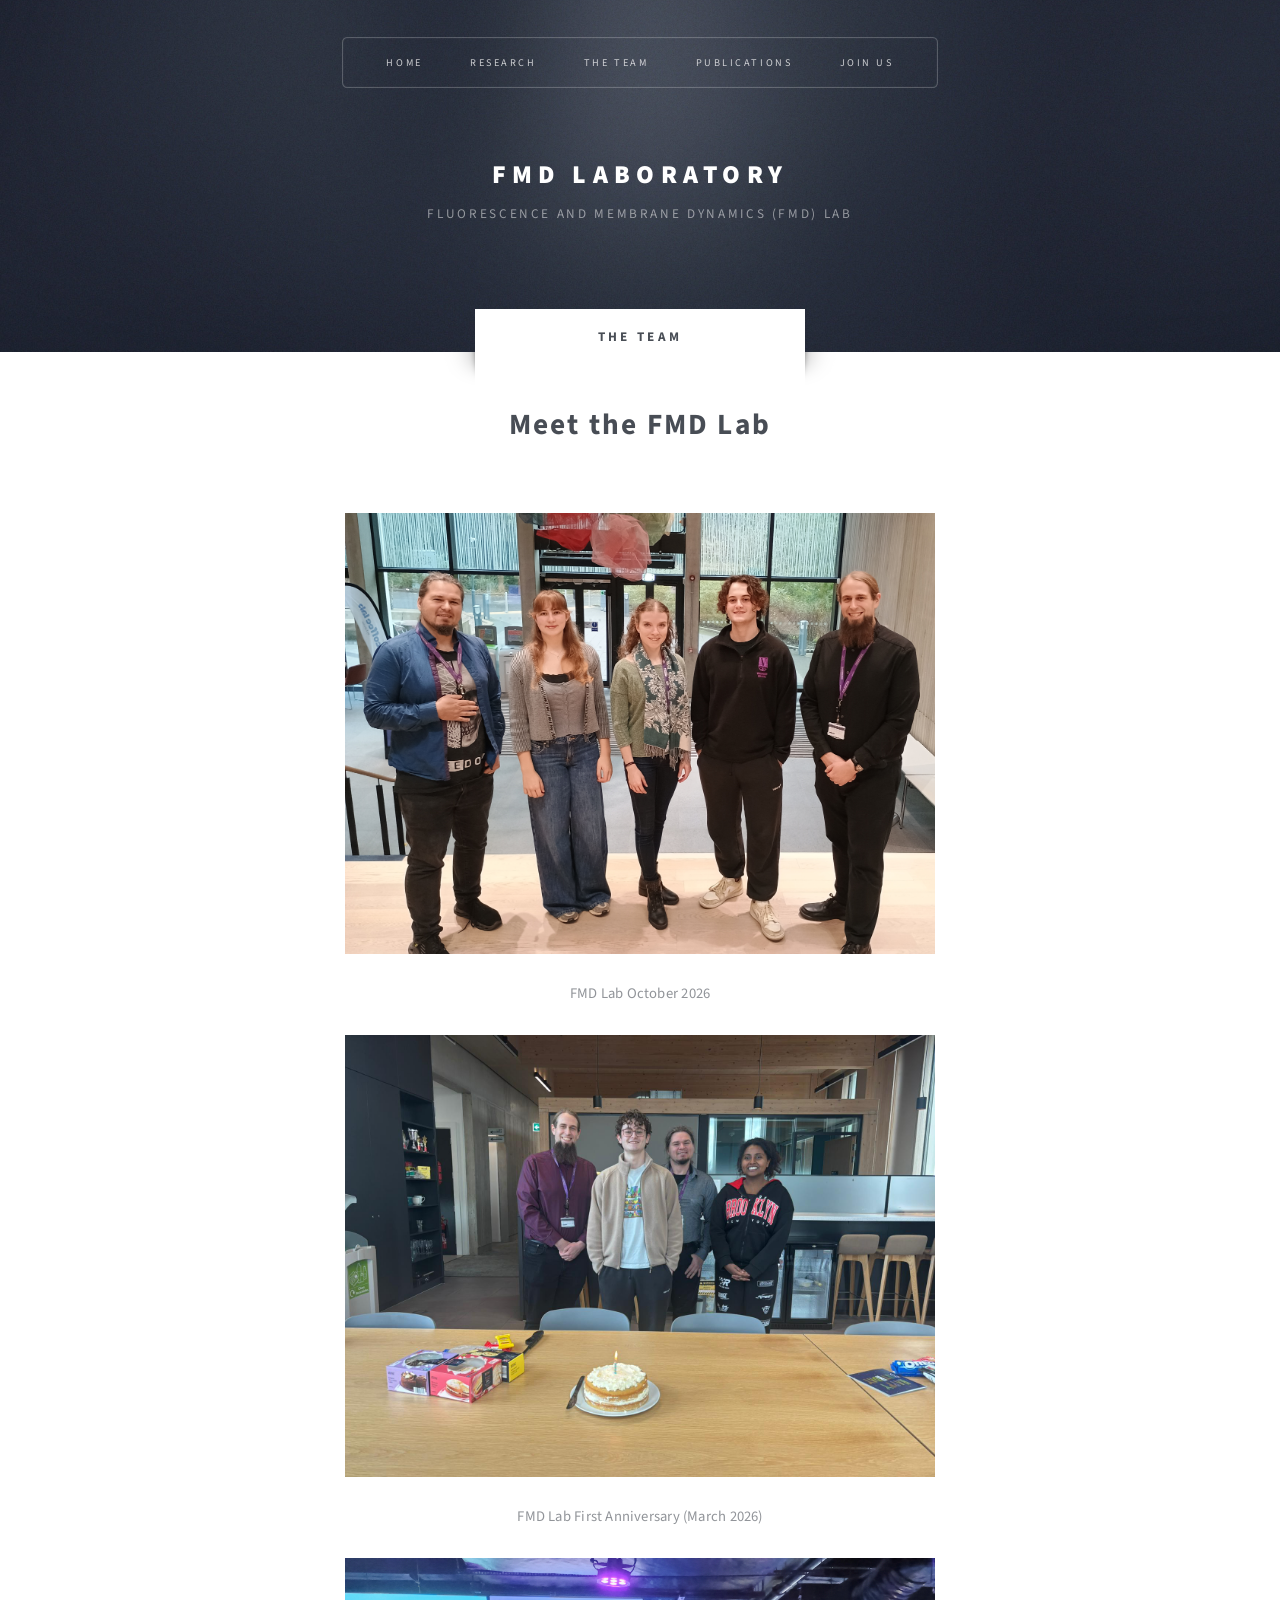
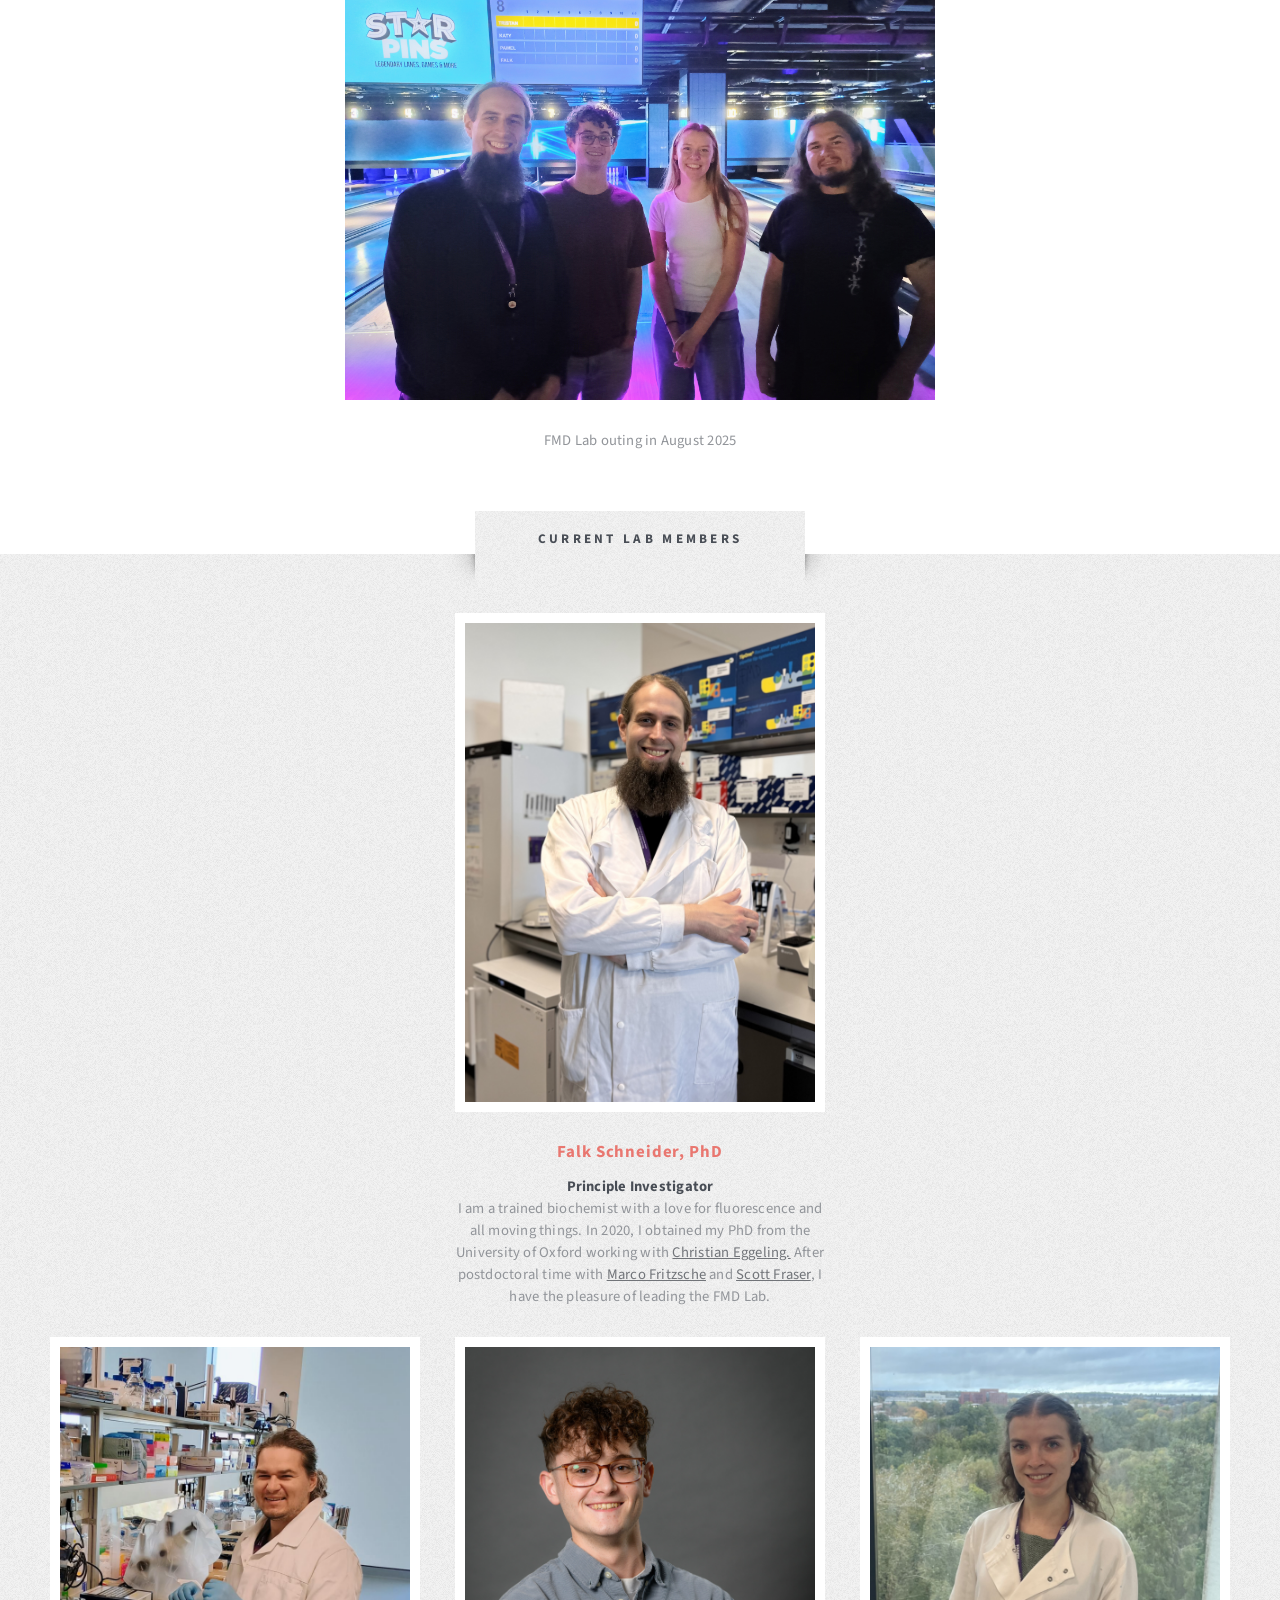
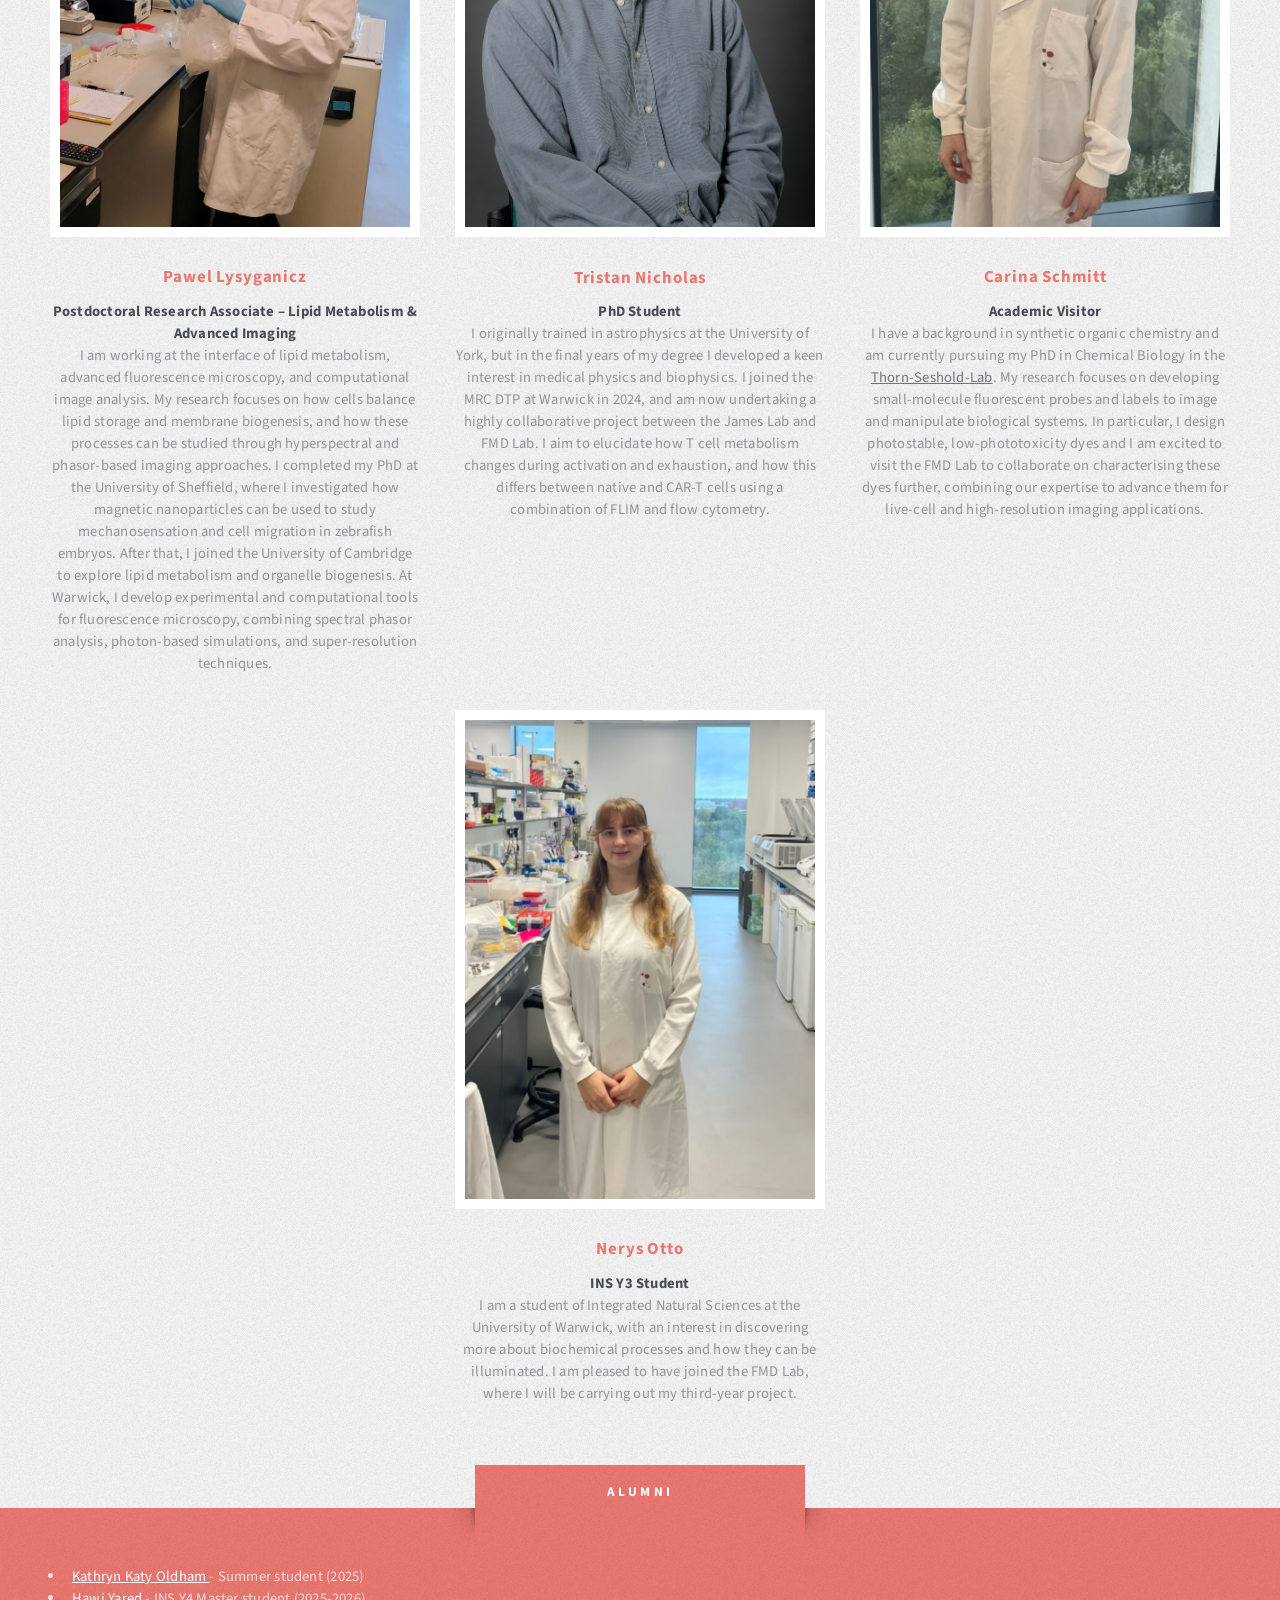
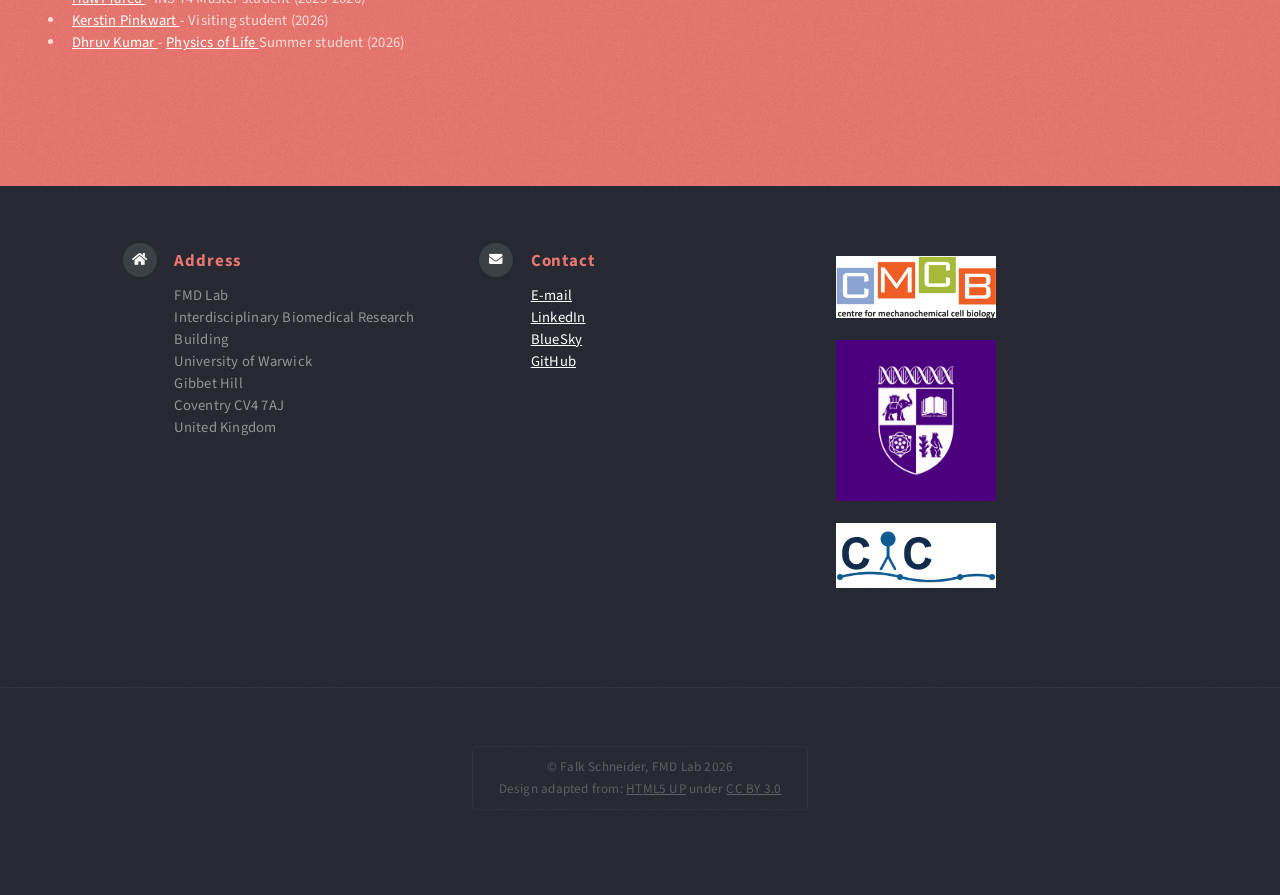
<file: team.html>
<!DOCTYPE HTML>
<!--
	Escape Velocity by HTML5 UP
	html5up.net | @ajlkn
	Free for personal and commercial use under the CCA 3.0 license (html5up.net/license)
-->
<html>
	<head>
		<title>FMD Lab - The Team</title>
		<meta charset="utf-8" />
		<meta name="viewport" content="width=device-width, initial-scale=1, user-scalable=no" />
		<link rel="stylesheet" href="assets/css/main.css" />
	</head>
	<body class="no-sidebar is-preload">
		<div id="page-wrapper">

			<!-- Header -->
				<section id="header" class="wrapper">

					<!-- Logo -->
						<div id="logo">
							<h1><a href="index.html"></a>FMD Laboratory</h1>
							<p>Fluorescence and Membrane Dynamics (FMD) Lab</p>
						</div>

					<!-- Nav -->
						<nav id="nav">
							<ul>
								<li><a href="index.html">Home</a></li>
								<li>
									<a href="aboutus.html">Research</a>
									<ul>
										<li><a href="aboutus.html#overview">Overview</a></li>
										<li><a href="aboutus.html#techniques">Technology & Resources</a></li>
									</ul>
								</li>
								<li class="current"><a href="team.html">The team</a></li>
								<li><a href="publications.html">Publications</a></li>
								<li><a href="joinus.html">Join us</a></li>
							</ul>
						</nav>

				</section>

				</section>

				</section>

			<!-- Main -->
				<div id="main" class="wrapper style2">
					<div class="title">The Team</div>
					<div class="container">

						<!-- Content -->
							<div id="content">
								<article class="box post">
									<header class="style1">
										<h2>Meet the FMD Lab</h2>
									</header>

									<img src="images/FMD-Lab-crop-small.png" alt="FMD Lab October 2026" style="width:50%; display:block; margin:auto;"/>
									
									<p>
										<center>FMD Lab October 2026</center>
									</p>

									<img src="images/LabPic_First_Birthday.jpg" alt="FMD Lab First Anniversary March 2026" style="width:50%; display:block; margin:auto;"/>
									
									<p>
										<center>FMD Lab First Anniversary (March 2026)</center>
									</p>

									<img src="images/FMD_Lab_aug_2025.jpg" alt="FMD Lab in August 2025" style="width:50%; display:block; margin:auto;"/>
									
									<p>
										<center>FMD Lab outing in August 2025</center>
									</p>


								</article>
							</div>

					</div>
				</div>

			<!-- Highlights -->
				<section id="highlights" class="wrapper style3">
					<div class="title">Current Lab Members</div>
					
					<!-- The nex two div define the container. -->
					<div class="container">
						<div class="row aln-center">

							<!-- This is one block for one person. Can be duplicated and edited -->
							<div class="col-4 col-12-medium">
								<section class="highlight">
									<a href="https://faldalf.github.io/" class="image featured" target = "blank"><img src="images/Falk.png" alt="Falk Schneider, PhD. FMD Lab PI" /></a>
									<h3><a href ="https://faldalf.github.io/" target = "blank">Falk Schneider, PhD</a></h3>
									<strong>Principle Investigator</strong>
									<br>
									I am a trained biochemist with a love for fluorescence and all moving things. In 2020, I obtained my PhD from the University of Oxford working with <a href="https://www.biophysical-imaging.com/" target ="blank">Christian Eggeling.</a> After postdoctoral time with <a href = "https://www.bpi-oxford.com/" target="blank">Marco Fritzsche</a> and <a href= "https://bioimage.usc.edu/sefraser.html" target="blank"> Scott Fraser</a>, I have the pleasure of leading the FMD Lab. 
									<br>
									<p>
								</section>
							</div>
							<!-- End of block -->

						</div>
					</div>
<p>
					<div class="container">
						<div class="row aln-center">
							<div class="col-4 col-12-medium">
								<section class="highlight">
									<a href="https://www.linkedin.com/in/pawel-lysyganicz-577933b3/?originalSubdomain=uk" class="image featured" target = "blank"><img src="images/Pawel.png" alt="Pawel Lysyganicz" /></a>
									<h3><a href="https://www.linkedin.com/in/pawel-lysyganicz-577933b3/?originalSubdomain=uk" target = "blank">Pawel Lysyganicz</a></h3>
									<strong>Postdoctoral Research Associate – Lipid Metabolism & Advanced Imaging</strong>
									<br>
									I am working at the interface of lipid metabolism, advanced fluorescence microscopy, and computational image analysis. My research focuses on how cells balance lipid storage and membrane biogenesis, and how these processes can be studied through hyperspectral and phasor-based imaging approaches.
									I completed my PhD at the University of Sheffield, where I investigated how magnetic nanoparticles can be used to study mechanosensation and cell migration in zebrafish embryos. After that, I joined the University of Cambridge to explore lipid metabolism and organelle biogenesis.
									At Warwick, I develop experimental and computational tools for fluorescence microscopy, combining spectral phasor analysis, photon-based simulations, and super-resolution techniques. 

									<br>
									</section>
							</div>
							
							<!-- This is one block for one person. Can be duplicated and edited -->
							<div class="col-4 col-12-medium">
								<section class="highlight">
									<a href="https://www.linkedin.com/in/tristan-nicholas-863a50207/" class="image featured" target = "blank"><img src="images/Tristan.png" alt="Tristan Nicholas" /></a>
									<h3><a href="https://www.linkedin.com/in/tristan-nicholas-863a50207/" target = "blank">Tristan Nicholas</a></h3>
									<strong>PhD Student</strong>
									<br>
									I originally trained in astrophysics at the University of York, but in the final years of my degree I developed a keen interest in medical physics and biophysics. I joined the MRC DTP at Warwick in 2024, and am now undertaking a highly collaborative project between the James Lab and FMD Lab. I aim to elucidate how T cell metabolism changes during activation and exhaustion, and how this differs between native and CAR-T cells using a combination of FLIM and flow cytometry. 
									<br>
									</section>
							</div>
							<!-- End of block -->

							<!-- This is one block for one person. Can be duplicated and edited -->
							<div class="col-4 col-12-medium">
								<section class="highlight">
									<a href="https://www.linkedin.com/in/carina-schmitt-46838b174" class="image featured" target = "blank"><img src="images/Carina.png" alt="Carina Schmitt" /></a>
									<h3><a href="https://www.linkedin.com/in/carina-schmitt-46838b174" target = "blank">Carina Schmitt</a></h3>
									<strong>Academic Visitor</strong>
									<br>
									I have a background in synthetic organic chemistry and am currently pursuing my PhD in Chemical Biology in the <a href="https://tu-dresden.de/mn/chemie/oc/chembio/die-professur" target="_blank">Thorn-Seshold-Lab</a>. My research focuses on developing small-molecule fluorescent probes and labels to image and manipulate biological systems. In particular, I design photostable, low-phototoxicity dyes and I am excited to visit the FMD Lab to collaborate on characterising these dyes further, combining our expertise to advance them for live-cell and high-resolution imaging applications.
									<br>
									</section>
							</div>
							<!-- End of block -->

							<!-- This is one block for one person. Can be duplicated and edited -->
							<div class="col-4 col-12-medium">
								<section class="highlight">
									<a href="" class="image featured" target = "blank"><img src="images/Nerys.png" alt="Nerys Otto" /></a>
									<h3><a href="" target = "blank">Nerys Otto</a></h3>
									<strong>INS Y3 Student</strong>
									<br>
									I am a student of Integrated Natural Sciences at the University of Warwick, with an interest in discovering more about biochemical processes and how they can be illuminated. I am pleased to have joined the FMD Lab, where I will be carrying out my third-year project.
									<br>
									</section>
							</div>
							<!-- End of block -->


						</div>
					</div>
				</section>


				<!-- Alumni -->
				<section id="alumni" class="wrapper style1">
				    <div class="title">Alumni</div>

				    <div class="container">
				        <ul>
				            <li>
				                <a href="https://www.linkedin.com/in/kathryn-oldham-a2b2bb332/"
				                   target="_blank">
				                   Kathryn Katy Oldham
				                </a> - Summer student (2025)
				            </li>

				            <li>
				                <a href="https://www.linkedin.com/in/hawiyared"
				                   target="_blank">
				                   Hawi Yared
				                </a> - INS Y4 Master student (2025-2026)
				            </li>	

				            <li>
				                <a href="https://www.linkedin.com/in/kerstin-pinkwart-71b095227/"
				                   target="_blank">
				                   Kerstin Pinkwart
				                </a> - Visiting student (2026)
				            </li>				            

				            <li>
				                <a href=""
				                   target="_blank">
				                   Dhruv Kumar
				                </a> - <a href="https://www.physicsoflife.org.uk/summerbursaries.html" target = "_blank"> Physics of Life </a> Summer student (2026)
				            </li>

				        </ul>
				    </div>
				</section>


			<!-- Footer -->
				<section id="footer" class="wrapper">
						<div class="row">

							

									<section class="feature-list small">
										<div class="row">
											<div class="col-4 col-12-small">
												<section>
													<h3 class="icon solid fa-home">Address</h3>
													<p>
														FMD Lab<br />
														Interdisciplinary Biomedical Research Building<br />
														University of Warwick <br />
														Gibbet Hill <br />
														Coventry CV4 7AJ<br />
														United Kingdom
													</p>
												</section>
											</div>
											<div class="col-4 col-12-small">
												<section>
													<h3 class="icon solid fa-envelope">Contact</h3>
													<p>
														<a href="mailto:falk.schneider@warwick.ac.uk">E-mail</a><br />
														<a href="https://www.linkedin.com/in/falk-schneider/" target="blank">LinkedIn</a><br />
														<a href="https://bsky.app/profile/faldalf.bsky.social" target="blank">BlueSky</a><br />
														<a href="https://github.com/Faldalf" target="blank">GitHub</a>
													</p>
												</section>

											</div>

											<div class="col-4 col-12-small">
												
													
													<p>
														<a href = "https://mechanochemistry.org/" target="blank"><img src="images/cmcb-logo_withtxt_small.gif" alt="CMCB" style="width:50%; display:block; margin:0;"/> </a> <br>
														<a href = "https://warwick.ac.uk/" target="blank"><img src="images/UoW.jpg" alt="University of Warwick" style="width:50%; display:block; margin:0;"/></a><br>
														<a href = "https://cellularinterface.org/" target="blank"><img src="images/CIC-logo.png" alt="Cellular Interfaces Cluster" style="width:50%; display:block; margin:0;"/></a><br>
									
													</p>
												

											</div>

										</div>
									</section>

							
						</div>
						<div id="copyright">
							<ul>
								<li>&copy; Falk Schneider, FMD Lab 2026</li> <br>Design adapted from: <a href="http://html5up.net" target="_blank">HTML5 UP</a> under <a href="https://creativecommons.org/licenses/by/3.0/" target="_blank">CC BY 3.0</a> 
							</ul>
						</div>
					</div>
				</section>

		</div>

		<!-- Scripts -->
			<script src="assets/js/jquery.min.js"></script>
			<script src="assets/js/jquery.dropotron.min.js"></script>
			<script src="assets/js/browser.min.js"></script>
			<script src="assets/js/breakpoints.min.js"></script>
			<script src="assets/js/util.js"></script>
			<script src="assets/js/main.js"></script>

	</body>
</html>
</file>
<file: assets/css/main.css>
@import url("fontawesome-all.min.css");
@import url("https://fonts.googleapis.com/css?family=Source+Sans+Pro:400,400italic,700,900");

/*
	Escape Velocity by HTML5 UP
	html5up.net | @ajlkn
	Free for personal and commercial use under the CCA 3.0 license (html5up.net/license)
*/

html, body, div, span, applet, object,
iframe, h1, h2, h3, h4, h5, h6, p, blockquote,
pre, a, abbr, acronym, address, big, cite,
code, del, dfn, em, img, ins, kbd, q, s, samp,
small, strike, strong, sub, sup, tt, var, b,
u, i, center, dl, dt, dd, ol, ul, li, fieldset,
form, label, legend, table, caption, tbody,
tfoot, thead, tr, th, td, article, aside,
canvas, details, embed, figure, figcaption,
footer, header, hgroup, menu, nav, output, ruby,
section, summary, time, mark, audio, video {
	margin: 0;
	padding: 0;
	border: 0;
	font-size: 100%;
	font: inherit;
	vertical-align: baseline;}

article, aside, details, figcaption, figure,
footer, header, hgroup, menu, nav, section {
	display: block;}

body {
	line-height: 1;
}

ol, ul {
	list-style: none;
}

blockquote, q {
	quotes: none;
}

	blockquote:before, blockquote:after, q:before, q:after {
		content: '';
		content: none;
	}

table {
	border-collapse: collapse;
	border-spacing: 0;
}

body {
	-webkit-text-size-adjust: none;
}

mark {
	background-color: transparent;
	color: inherit;
}

input::-moz-focus-inner {
	border: 0;
	padding: 0;
}

input, select, textarea {
	-moz-appearance: none;
	-webkit-appearance: none;
	-ms-appearance: none;
	appearance: none;
}

/* Basic */

	@-ms-viewport {
		width: device-width;
	}

	html {
		box-sizing: border-box;
	}

	*, *:before, *:after {
		box-sizing: inherit;
	}

	body.is-preload *, body.is-preload *:before, body.is-preload *:after {
		-moz-animation: none !important;
		-webkit-animation: none !important;
		-ms-animation: none !important;
		animation: none !important;
		-moz-transition: none !important;
		-webkit-transition: none !important;
		-ms-transition: none !important;
		transition: none !important;
	}

	body, input, textarea, select {
		font-family: 'Source Sans Pro', sans-serif;
		font-weight: 400;
		color: #919499;
		font-size: 14pt;
		line-height: 1.75em;
		letter-spacing: 0.025em;
	}

	h1, h2, h3, h4, h5, h6 {
		font-weight: 700;
		color: #484d55;
	}

		h1 a, h2 a, h3 a, h4 a, h5 a, h6 a {
			color: inherit;
			text-decoration: none;
		}

	a {
		-moz-transition: color .25s ease-in-out;
		-webkit-transition: color .25s ease-in-out;
		-ms-transition: color .25s ease-in-out;
		transition: color .25s ease-in-out;
		text-decoration: underline;
		color: #717479;
	}

		a:hover {
			text-decoration: none;
		}

	strong, b {
		font-weight: 700;
		color: #484d55;
	}

	blockquote {
		border-left: solid 0.5em #ddd;
		padding: 1em 0 1em 2em;
		font-style: italic;
	}

	em, i {
		font-style: italic;
	}

	hr {
		border: 0;
		border-top: solid 1px #ddd;
		margin: 2em 0 2em 0;
	}

	sub {
		position: relative;
		top: 0.5em;
		font-size: 0.8em;
	}

	sup {
		position: relative;
		top: -0.5em;
		font-size: 0.8em;
	}

	.nobr {
		white-space: nowrap;
	}

	br.clear {
		clear: both;
	}

	p, ul, ol, dl, table, blockquote, form {
		margin-bottom: 2em;
	}

/* Container */

	.container {
		margin: 0 auto;
		max-width: 100%;
		width: 68em;
	}

		@media screen and (max-width: 1680px) {

			.container {
				width: 70em;
			}

		}

		@media screen and (max-width: 1280px) {

			.container {
				width: calc(100% - 100px);
			}

		}

		@media screen and (max-width: 980px) {

			.container {
				width: calc(100% - 100px);
			}

		}

		@media screen and (max-width: 736px) {

			.container {
				width: calc(100% - 40px);
			}

		}

/* Row */

	.row {
		display: flex;
		flex-wrap: wrap;
		box-sizing: border-box;
		align-items: stretch;
	}

		.row > * {
			box-sizing: border-box;
		}

		.row.gtr-uniform > * > :last-child {
			margin-bottom: 0;
		}

		.row.aln-left {
			justify-content: flex-start;
		}

		.row.aln-center {
			justify-content: center;
		}

		.row.aln-right {
			justify-content: flex-end;
		}

		.row.aln-top {
			align-items: flex-start;
		}

		.row.aln-middle {
			align-items: center;
		}

		.row.aln-bottom {
			align-items: flex-end;
		}

		.row > .imp {
			order: -1;
		}

		.row > .col-1 {
			width: 8.33333%;
		}

		.row > .off-1 {
			margin-left: 8.33333%;
		}

		.row > .col-2 {
			width: 16.66667%;
		}

		.row > .off-2 {
			margin-left: 16.66667%;
		}

		.row > .col-3 {
			width: 25%;
		}

		.row > .off-3 {
			margin-left: 25%;
		}

		.row > .col-4 {
			width: 33.33333%;
		}

		.row > .off-4 {
			margin-left: 33.33333%;
		}

		.row > .col-5 {
			width: 41.66667%;
		}

		.row > .off-5 {
			margin-left: 41.66667%;
		}

		.row > .col-6 {
			width: 50%;
		}

		.row > .off-6 {
			margin-left: 50%;
		}

		.row > .col-7 {
			width: 58.33333%;
		}

		.row > .off-7 {
			margin-left: 58.33333%;
		}

		.row > .col-8 {
			width: 66.66667%;
		}

		.row > .off-8 {
			margin-left: 66.66667%;
		}

		.row > .col-9 {
			width: 75%;
		}

		.row > .off-9 {
			margin-left: 75%;
		}

		.row > .col-10 {
			width: 83.33333%;
		}

		.row > .off-10 {
			margin-left: 83.33333%;
		}

		.row > .col-11 {
			width: 91.66667%;
		}

		.row > .off-11 {
			margin-left: 91.66667%;
		}

		.row > .col-12 {
			width: 100%;
		}

		.row > .off-12 {
			margin-left: 100%;
		}

		.row.gtr-0 {
			margin-top: 0px;
			margin-left: 0px;
		}

			.row.gtr-0 > * {
				padding: 0px 0 0 0px;
			}

			.row.gtr-0.gtr-uniform {
				margin-top: 0px;
			}

				.row.gtr-0.gtr-uniform > * {
					padding-top: 0px;
				}

		.row.gtr-25 {
			margin-top: -12.5px;
			margin-left: -12.5px;
		}

			.row.gtr-25 > * {
				padding: 12.5px 0 0 12.5px;
			}

			.row.gtr-25.gtr-uniform {
				margin-top: -12.5px;
			}

				.row.gtr-25.gtr-uniform > * {
					padding-top: 12.5px;
				}

		.row.gtr-50 {
			margin-top: -25px;
			margin-left: -25px;
		}

			.row.gtr-50 > * {
				padding: 25px 0 0 25px;
			}

			.row.gtr-50.gtr-uniform {
				margin-top: -25px;
			}

				.row.gtr-50.gtr-uniform > * {
					padding-top: 25px;
				}

		.row {
			margin-top: -50px;
			margin-left: -50px;
		}

			.row > * {
				padding: 50px 0 0 50px;
			}

			.row.gtr-uniform {
				margin-top: -50px;
			}

				.row.gtr-uniform > * {
					padding-top: 50px;
				}

		.row.gtr-150 {
			margin-top: -75px;
			margin-left: -75px;
		}

			.row.gtr-150 > * {
				padding: 75px 0 0 75px;
			}

			.row.gtr-150.gtr-uniform {
				margin-top: -75px;
			}

				.row.gtr-150.gtr-uniform > * {
					padding-top: 75px;
				}

		.row.gtr-200 {
			margin-top: -100px;
			margin-left: -100px;
		}

			.row.gtr-200 > * {
				padding: 100px 0 0 100px;
			}

			.row.gtr-200.gtr-uniform {
				margin-top: -100px;
			}

				.row.gtr-200.gtr-uniform > * {
					padding-top: 100px;
				}

		@media screen and (max-width: 1680px) {

			.row {
				display: flex;
				flex-wrap: wrap;
				box-sizing: border-box;
				align-items: stretch;
			}

				.row > * {
					box-sizing: border-box;
				}

				.row.gtr-uniform > * > :last-child {
					margin-bottom: 0;
				}

				.row.aln-left {
					justify-content: flex-start;
				}

				.row.aln-center {
					justify-content: center;
				}

				.row.aln-right {
					justify-content: flex-end;
				}

				.row.aln-top {
					align-items: flex-start;
				}

				.row.aln-middle {
					align-items: center;
				}

				.row.aln-bottom {
					align-items: flex-end;
				}

				.row > .imp-xlarge {
					order: -1;
				}

				.row > .col-1-xlarge {
					width: 8.33333%;
				}

				.row > .off-1-xlarge {
					margin-left: 8.33333%;
				}

				.row > .col-2-xlarge {
					width: 16.66667%;
				}

				.row > .off-2-xlarge {
					margin-left: 16.66667%;
				}

				.row > .col-3-xlarge {
					width: 25%;
				}

				.row > .off-3-xlarge {
					margin-left: 25%;
				}

				.row > .col-4-xlarge {
					width: 33.33333%;
				}

				.row > .off-4-xlarge {
					margin-left: 33.33333%;
				}

				.row > .col-5-xlarge {
					width: 41.66667%;
				}

				.row > .off-5-xlarge {
					margin-left: 41.66667%;
				}

				.row > .col-6-xlarge {
					width: 50%;
				}

				.row > .off-6-xlarge {
					margin-left: 50%;
				}

				.row > .col-7-xlarge {
					width: 58.33333%;
				}

				.row > .off-7-xlarge {
					margin-left: 58.33333%;
				}

				.row > .col-8-xlarge {
					width: 66.66667%;
				}

				.row > .off-8-xlarge {
					margin-left: 66.66667%;
				}

				.row > .col-9-xlarge {
					width: 75%;
				}

				.row > .off-9-xlarge {
					margin-left: 75%;
				}

				.row > .col-10-xlarge {
					width: 83.33333%;
				}

				.row > .off-10-xlarge {
					margin-left: 83.33333%;
				}

				.row > .col-11-xlarge {
					width: 91.66667%;
				}

				.row > .off-11-xlarge {
					margin-left: 91.66667%;
				}

				.row > .col-12-xlarge {
					width: 100%;
				}

				.row > .off-12-xlarge {
					margin-left: 100%;
				}

				.row.gtr-0 {
					margin-top: 0px;
					margin-left: 0px;
				}

					.row.gtr-0 > * {
						padding: 0px 0 0 0px;
					}

					.row.gtr-0.gtr-uniform {
						margin-top: 0px;
					}

						.row.gtr-0.gtr-uniform > * {
							padding-top: 0px;
						}

				.row.gtr-25 {
					margin-top: -12.5px;
					margin-left: -12.5px;
				}

					.row.gtr-25 > * {
						padding: 12.5px 0 0 12.5px;
					}

					.row.gtr-25.gtr-uniform {
						margin-top: -12.5px;
					}

						.row.gtr-25.gtr-uniform > * {
							padding-top: 12.5px;
						}

				.row.gtr-50 {
					margin-top: -25px;
					margin-left: -25px;
				}

					.row.gtr-50 > * {
						padding: 25px 0 0 25px;
					}

					.row.gtr-50.gtr-uniform {
						margin-top: -25px;
					}

						.row.gtr-50.gtr-uniform > * {
							padding-top: 25px;
						}

				.row {
					margin-top: -50px;
					margin-left: -50px;
				}

					.row > * {
						padding: 50px 0 0 50px;
					}

					.row.gtr-uniform {
						margin-top: -50px;
					}

						.row.gtr-uniform > * {
							padding-top: 50px;
						}

				.row.gtr-150 {
					margin-top: -75px;
					margin-left: -75px;
				}

					.row.gtr-150 > * {
						padding: 75px 0 0 75px;
					}

					.row.gtr-150.gtr-uniform {
						margin-top: -75px;
					}

						.row.gtr-150.gtr-uniform > * {
							padding-top: 75px;
						}

				.row.gtr-200 {
					margin-top: -100px;
					margin-left: -100px;
				}

					.row.gtr-200 > * {
						padding: 100px 0 0 100px;
					}

					.row.gtr-200.gtr-uniform {
						margin-top: -100px;
					}

						.row.gtr-200.gtr-uniform > * {
							padding-top: 100px;
						}

		}

		@media screen and (max-width: 1280px) {

			.row {
				display: flex;
				flex-wrap: wrap;
				box-sizing: border-box;
				align-items: stretch;
			}

				.row > * {
					box-sizing: border-box;
				}

				.row.gtr-uniform > * > :last-child {
					margin-bottom: 0;
				}

				.row.aln-left {
					justify-content: flex-start;
				}

				.row.aln-center {
					justify-content: center;
				}

				.row.aln-right {
					justify-content: flex-end;
				}

				.row.aln-top {
					align-items: flex-start;
				}

				.row.aln-middle {
					align-items: center;
				}

				.row.aln-bottom {
					align-items: flex-end;
				}

				.row > .imp-large {
					order: -1;
				}

				.row > .col-1-large {
					width: 8.33333%;
				}

				.row > .off-1-large {
					margin-left: 8.33333%;
				}

				.row > .col-2-large {
					width: 16.66667%;
				}

				.row > .off-2-large {
					margin-left: 16.66667%;
				}

				.row > .col-3-large {
					width: 25%;
				}

				.row > .off-3-large {
					margin-left: 25%;
				}

				.row > .col-4-large {
					width: 33.33333%;
				}

				.row > .off-4-large {
					margin-left: 33.33333%;
				}

				.row > .col-5-large {
					width: 41.66667%;
				}

				.row > .off-5-large {
					margin-left: 41.66667%;
				}

				.row > .col-6-large {
					width: 50%;
				}

				.row > .off-6-large {
					margin-left: 50%;
				}

				.row > .col-7-large {
					width: 58.33333%;
				}

				.row > .off-7-large {
					margin-left: 58.33333%;
				}

				.row > .col-8-large {
					width: 66.66667%;
				}

				.row > .off-8-large {
					margin-left: 66.66667%;
				}

				.row > .col-9-large {
					width: 75%;
				}

				.row > .off-9-large {
					margin-left: 75%;
				}

				.row > .col-10-large {
					width: 83.33333%;
				}

				.row > .off-10-large {
					margin-left: 83.33333%;
				}

				.row > .col-11-large {
					width: 91.66667%;
				}

				.row > .off-11-large {
					margin-left: 91.66667%;
				}

				.row > .col-12-large {
					width: 100%;
				}

				.row > .off-12-large {
					margin-left: 100%;
				}

				.row.gtr-0 {
					margin-top: 0px;
					margin-left: 0px;
				}

					.row.gtr-0 > * {
						padding: 0px 0 0 0px;
					}

					.row.gtr-0.gtr-uniform {
						margin-top: 0px;
					}

						.row.gtr-0.gtr-uniform > * {
							padding-top: 0px;
						}

				.row.gtr-25 {
					margin-top: -8.75px;
					margin-left: -8.75px;
				}

					.row.gtr-25 > * {
						padding: 8.75px 0 0 8.75px;
					}

					.row.gtr-25.gtr-uniform {
						margin-top: -8.75px;
					}

						.row.gtr-25.gtr-uniform > * {
							padding-top: 8.75px;
						}

				.row.gtr-50 {
					margin-top: -17.5px;
					margin-left: -17.5px;
				}

					.row.gtr-50 > * {
						padding: 17.5px 0 0 17.5px;
					}

					.row.gtr-50.gtr-uniform {
						margin-top: -17.5px;
					}

						.row.gtr-50.gtr-uniform > * {
							padding-top: 17.5px;
						}

				.row {
					margin-top: -35px;
					margin-left: -35px;
				}

					.row > * {
						padding: 35px 0 0 35px;
					}

					.row.gtr-uniform {
						margin-top: -35px;
					}

						.row.gtr-uniform > * {
							padding-top: 35px;
						}

				.row.gtr-150 {
					margin-top: -52.5px;
					margin-left: -52.5px;
				}

					.row.gtr-150 > * {
						padding: 52.5px 0 0 52.5px;
					}

					.row.gtr-150.gtr-uniform {
						margin-top: -52.5px;
					}

						.row.gtr-150.gtr-uniform > * {
							padding-top: 52.5px;
						}

				.row.gtr-200 {
					margin-top: -70px;
					margin-left: -70px;
				}

					.row.gtr-200 > * {
						padding: 70px 0 0 70px;
					}

					.row.gtr-200.gtr-uniform {
						margin-top: -70px;
					}

						.row.gtr-200.gtr-uniform > * {
							padding-top: 70px;
						}

		}

		@media screen and (max-width: 980px) {

			.row {
				display: flex;
				flex-wrap: wrap;
				box-sizing: border-box;
				align-items: stretch;
			}

				.row > * {
					box-sizing: border-box;
				}

				.row.gtr-uniform > * > :last-child {
					margin-bottom: 0;
				}

				.row.aln-left {
					justify-content: flex-start;
				}

				.row.aln-center {
					justify-content: center;
				}

				.row.aln-right {
					justify-content: flex-end;
				}

				.row.aln-top {
					align-items: flex-start;
				}

				.row.aln-middle {
					align-items: center;
				}

				.row.aln-bottom {
					align-items: flex-end;
				}

				.row > .imp-medium {
					order: -1;
				}

				.row > .col-1-medium {
					width: 8.33333%;
				}

				.row > .off-1-medium {
					margin-left: 8.33333%;
				}

				.row > .col-2-medium {
					width: 16.66667%;
				}

				.row > .off-2-medium {
					margin-left: 16.66667%;
				}

				.row > .col-3-medium {
					width: 25%;
				}

				.row > .off-3-medium {
					margin-left: 25%;
				}

				.row > .col-4-medium {
					width: 33.33333%;
				}

				.row > .off-4-medium {
					margin-left: 33.33333%;
				}

				.row > .col-5-medium {
					width: 41.66667%;
				}

				.row > .off-5-medium {
					margin-left: 41.66667%;
				}

				.row > .col-6-medium {
					width: 50%;
				}

				.row > .off-6-medium {
					margin-left: 50%;
				}

				.row > .col-7-medium {
					width: 58.33333%;
				}

				.row > .off-7-medium {
					margin-left: 58.33333%;
				}

				.row > .col-8-medium {
					width: 66.66667%;
				}

				.row > .off-8-medium {
					margin-left: 66.66667%;
				}

				.row > .col-9-medium {
					width: 75%;
				}

				.row > .off-9-medium {
					margin-left: 75%;
				}

				.row > .col-10-medium {
					width: 83.33333%;
				}

				.row > .off-10-medium {
					margin-left: 83.33333%;
				}

				.row > .col-11-medium {
					width: 91.66667%;
				}

				.row > .off-11-medium {
					margin-left: 91.66667%;
				}

				.row > .col-12-medium {
					width: 100%;
				}

				.row > .off-12-medium {
					margin-left: 100%;
				}

				.row.gtr-0 {
					margin-top: 0px;
					margin-left: 0px;
				}

					.row.gtr-0 > * {
						padding: 0px 0 0 0px;
					}

					.row.gtr-0.gtr-uniform {
						margin-top: 0px;
					}

						.row.gtr-0.gtr-uniform > * {
							padding-top: 0px;
						}

				.row.gtr-25 {
					margin-top: -12.5px;
					margin-left: -12.5px;
				}

					.row.gtr-25 > * {
						padding: 12.5px 0 0 12.5px;
					}

					.row.gtr-25.gtr-uniform {
						margin-top: -12.5px;
					}

						.row.gtr-25.gtr-uniform > * {
							padding-top: 12.5px;
						}

				.row.gtr-50 {
					margin-top: -25px;
					margin-left: -25px;
				}

					.row.gtr-50 > * {
						padding: 25px 0 0 25px;
					}

					.row.gtr-50.gtr-uniform {
						margin-top: -25px;
					}

						.row.gtr-50.gtr-uniform > * {
							padding-top: 25px;
						}

				.row {
					margin-top: -50px;
					margin-left: -50px;
				}

					.row > * {
						padding: 50px 0 0 50px;
					}

					.row.gtr-uniform {
						margin-top: -50px;
					}

						.row.gtr-uniform > * {
							padding-top: 50px;
						}

				.row.gtr-150 {
					margin-top: -75px;
					margin-left: -75px;
				}

					.row.gtr-150 > * {
						padding: 75px 0 0 75px;
					}

					.row.gtr-150.gtr-uniform {
						margin-top: -75px;
					}

						.row.gtr-150.gtr-uniform > * {
							padding-top: 75px;
						}

				.row.gtr-200 {
					margin-top: -100px;
					margin-left: -100px;
				}

					.row.gtr-200 > * {
						padding: 100px 0 0 100px;
					}

					.row.gtr-200.gtr-uniform {
						margin-top: -100px;
					}

						.row.gtr-200.gtr-uniform > * {
							padding-top: 100px;
						}

		}

		@media screen and (max-width: 736px) {

			.row {
				display: flex;
				flex-wrap: wrap;
				box-sizing: border-box;
				align-items: stretch;
			}

				.row > * {
					box-sizing: border-box;
				}

				.row.gtr-uniform > * > :last-child {
					margin-bottom: 0;
				}

				.row.aln-left {
					justify-content: flex-start;
				}

				.row.aln-center {
					justify-content: center;
				}

				.row.aln-right {
					justify-content: flex-end;
				}

				.row.aln-top {
					align-items: flex-start;
				}

				.row.aln-middle {
					align-items: center;
				}

				.row.aln-bottom {
					align-items: flex-end;
				}

				.row > .imp-small {
					order: -1;
				}

				.row > .col-1-small {
					width: 8.33333%;
				}

				.row > .off-1-small {
					margin-left: 8.33333%;
				}

				.row > .col-2-small {
					width: 16.66667%;
				}

				.row > .off-2-small {
					margin-left: 16.66667%;
				}

				.row > .col-3-small {
					width: 25%;
				}

				.row > .off-3-small {
					margin-left: 25%;
				}

				.row > .col-4-small {
					width: 33.33333%;
				}

				.row > .off-4-small {
					margin-left: 33.33333%;
				}

				.row > .col-5-small {
					width: 41.66667%;
				}

				.row > .off-5-small {
					margin-left: 41.66667%;
				}

				.row > .col-6-small {
					width: 50%;
				}

				.row > .off-6-small {
					margin-left: 50%;
				}

				.row > .col-7-small {
					width: 58.33333%;
				}

				.row > .off-7-small {
					margin-left: 58.33333%;
				}

				.row > .col-8-small {
					width: 66.66667%;
				}

				.row > .off-8-small {
					margin-left: 66.66667%;
				}

				.row > .col-9-small {
					width: 75%;
				}

				.row > .off-9-small {
					margin-left: 75%;
				}

				.row > .col-10-small {
					width: 83.33333%;
				}

				.row > .off-10-small {
					margin-left: 83.33333%;
				}

				.row > .col-11-small {
					width: 91.66667%;
				}

				.row > .off-11-small {
					margin-left: 91.66667%;
				}

				.row > .col-12-small {
					width: 100%;
				}

				.row > .off-12-small {
					margin-left: 100%;
				}

				.row.gtr-0 {
					margin-top: 0px;
					margin-left: 0px;
				}

					.row.gtr-0 > * {
						padding: 0px 0 0 0px;
					}

					.row.gtr-0.gtr-uniform {
						margin-top: 0px;
					}

						.row.gtr-0.gtr-uniform > * {
							padding-top: 0px;
						}

				.row.gtr-25 {
					margin-top: -7.5px;
					margin-left: -7.5px;
				}

					.row.gtr-25 > * {
						padding: 7.5px 0 0 7.5px;
					}

					.row.gtr-25.gtr-uniform {
						margin-top: -7.5px;
					}

						.row.gtr-25.gtr-uniform > * {
							padding-top: 7.5px;
						}

				.row.gtr-50 {
					margin-top: -15px;
					margin-left: -15px;
				}

					.row.gtr-50 > * {
						padding: 15px 0 0 15px;
					}

					.row.gtr-50.gtr-uniform {
						margin-top: -15px;
					}

						.row.gtr-50.gtr-uniform > * {
							padding-top: 15px;
						}

				.row {
					margin-top: -30px;
					margin-left: -30px;
				}

					.row > * {
						padding: 30px 0 0 30px;
					}

					.row.gtr-uniform {
						margin-top: -30px;
					}

						.row.gtr-uniform > * {
							padding-top: 30px;
						}

				.row.gtr-150 {
					margin-top: -45px;
					margin-left: -45px;
				}

					.row.gtr-150 > * {
						padding: 45px 0 0 45px;
					}

					.row.gtr-150.gtr-uniform {
						margin-top: -45px;
					}

						.row.gtr-150.gtr-uniform > * {
							padding-top: 45px;
						}

				.row.gtr-200 {
					margin-top: -60px;
					margin-left: -60px;
				}

					.row.gtr-200 > * {
						padding: 60px 0 0 60px;
					}

					.row.gtr-200.gtr-uniform {
						margin-top: -60px;
					}

						.row.gtr-200.gtr-uniform > * {
							padding-top: 60px;
						}

		}

/* Section/Article */

	section,
	article {
		margin: 0 0 4em 0;
	}

	section > :last-child,
	article > :last-child,
	section:last-child,
	article:last-child {
		margin-bottom: 0;
	}

	header.style1 {
		text-align: center;
		padding: 3em 0 3em 0;
	}

		header.style1 h2 {
			font-weight: 700;
			font-size: 2em;
			letter-spacing: 0.075em;
			line-height: 1.5em;
		}

		header.style1 p {
			color: #b1b4b9;
			display: block;
			margin: 1.15em 0 0 0;
			font-size: 1.3em;
			letter-spacing: 0.075em;
			line-height: 1.5em;
		}

/* Table */

	table {
		width: 100%;
	}

		table.default {
			width: 100%;
		}

			table.default tbody tr:nth-child(2n+2) {
				background: #f4f4f4;
			}

			table.default td {
				padding: 0.5em 1em 0.5em 1em;
			}

			table.default th {
				text-align: left;
				font-weight: 400;
				padding: 0.5em 1em 0.5em 1em;
			}

			table.default thead {
				background: #484d55;
				color: #fff;
			}

			table.default tfoot {
				background: #eee;
			}

/* Form */

	form label {
		display: block;
		font-weight: 700;
		color: #484d55;
		margin: 0.25em 0 0.5em 0;
	}

	form input[type="text"],
	form input[type="email"],
	form input[type="password"],
	form select,
	form textarea {
		-moz-transition: all .25s ease-in-out;
		-webkit-transition: all .25s ease-in-out;
		-ms-transition: all .25s ease-in-out;
		transition: all .25s ease-in-out;
		-webkit-appearance: none;
		display: block;
		border: 0;
		background: #eee;
		box-shadow: inset 0px 0px 1px 0px #a0a1a7;
		border-radius: 0.35em;
		width: 100%;
		padding: 0.75em 1em 0.75em 1em;
	}

		form input[type="text"]:focus,
		form input[type="email"]:focus,
		form input[type="password"]:focus,
		form select:focus,
		form textarea:focus {
			background: #f8f8f8;
		}

	form input[type="text"],
	form input[type="email"]
	input[type="password"] {
		line-height: 1em;
	}

	form select {
		line-height: 1em;
	}

	form textarea {
		min-height: 8em;
	}

	form ul.actions {
		margin-top: 0;
	}

	form ::-webkit-input-placeholder {
		color: #555 !important;
		font-style: italic;
		line-height: 1.35em;
	}

	form :-moz-placeholder {
		color: #555 !important;
		font-style: italic;
	}

	form ::-moz-placeholder {
		color: #555 !important;
		font-style: italic;
	}

	form :-ms-input-placeholder {
		color: #555 !important;
		font-style: italic;
	}

	form ::-moz-focus-inner {
		border: 0;
	}

/* Image */

	.image {
		display: inline-block;
	}

		.image img {
			display: block;
			width: 100%;
		}

		.image.fit {
			display: block;
			width: 100%;
		}

		.image.left {
			float: left;
			margin: 0 2em 2em 0;
		}

		.image.centered {
			display: block;
			margin: 0 0 2em 0;
		}

			.image.centered img {
				margin: 0 auto;
				width: auto;
			}

		.image.featured {
			display: block;
			width: 100%;
			margin: 0 0 2em 0;
		}

/* Button */

	input[type="button"],
	input[type="submit"],
	input[type="reset"],
	button,
	.button {
		-moz-transition: all .25s ease-in-out;
		-webkit-transition: all .25s ease-in-out;
		-ms-transition: all .25s ease-in-out;
		transition: all .25s ease-in-out;
		display: inline-block;
		background: #444;
		text-align: center;
		text-transform: uppercase;
		font-weight: 700;
		letter-spacing: 0.25em;
		text-decoration: none;
		border-radius: 0.35em;
		border: 0;
		outline: 0;
		cursor: pointer;
		padding: 0 2.25em 0 2.25em;
		font-size: 0.9em;
		min-width: 12em;
		height: 4em;
		line-height: 4em;
	}

		input[type="button"]:hover,
		input[type="submit"]:hover,
		input[type="reset"]:hover,
		button:hover,
		.button:hover {
			background-color: #f98780;
		}

		input[type="button"].large,
		input[type="submit"].large,
		input[type="reset"].large,
		button.large,
		.button.large {
			font-size: 1em;
			min-width: 14em;
		}

		input[type="button"].style1,
		input[type="submit"].style1,
		input[type="reset"].style1,
		button.style1,
		.button.style1 {
			background: #e97770 url("images/overlay.png");
			color: #fff;
		}

			input[type="button"].style1:hover,
			input[type="submit"].style1:hover,
			input[type="reset"].style1:hover,
			button.style1:hover,
			.button.style1:hover {
				background-color: #f98780;
			}

			input[type="button"].style1:active,
			input[type="submit"].style1:active,
			input[type="reset"].style1:active,
			button.style1:active,
			.button.style1:active {
				background-color: #d96760;
			}

		input[type="button"].style2,
		input[type="submit"].style2,
		input[type="reset"].style2,
		button.style2,
		.button.style2 {
			background: none;
			color: #606167;
			box-shadow: inset 0px 0px 2px 0px #a0a1a7;
		}

			input[type="button"].style2:hover,
			input[type="submit"].style2:hover,
			input[type="reset"].style2:hover,
			button.style2:hover,
			.button.style2:hover {
				box-shadow: inset 0px 0px 2px 0px #606167;
			}

			input[type="button"].style2:active,
			input[type="submit"].style2:active,
			input[type="reset"].style2:active,
			button.style2:active,
			.button.style2:active {
				box-shadow: inset 0px 0px 2px 0px #202127;
			}

		input[type="button"].style3,
		input[type="submit"].style3,
		input[type="reset"].style3,
		button.style3,
		.button.style3 {
			background: #2f333b url("images/overlay.png");
			color: #fff;
		}

			input[type="button"].style3:hover,
			input[type="submit"].style3:hover,
			input[type="reset"].style3:hover,
			button.style3:hover,
			.button.style3:hover {
				background-color: #3f434b;
			}

			input[type="button"].style3:active,
			input[type="submit"].style3:active,
			input[type="reset"].style3:active,
			button.style3:active,
			.button.style3:active {
				background-color: #1f232b;
			}

/* List */

	ul {
		list-style: disc;
		padding-left: 1em;
	}

		ul li {
			padding-left: 0.5em;
		}

		ul.style2 {
			list-style: none;
			padding-left: 0;
		}

			ul.style2 li {
				border-top: solid 1px #eee;
				padding: 1.5em 0 0 0;
				margin: 1.5em 0 0 0;
			}

				ul.style2 li:first-child {
					border-top: 0;
					padding-top: 0;
					margin-top: 0;
				}

		ul.style3 {
			list-style: none;
			padding-left: 0;
		}

			ul.style3 li {
				border-top: solid 1px #eee;
				padding: 0.5em 0 0 0;
				margin: 0.5em 0 0 0;
			}

				ul.style3 li:first-child {
					border-top: 0;
					padding-top: 0;
					margin-top: 0;
				}

	ol {
		list-style: decimal;
		padding-left: 1.25em;
	}

		ol li {
			padding-left: 0.25em;
		}

/* Actions */

	ul.actions {
		list-style: none;
		padding-left: 0;
		margin: 3em 0 0 0;
	}

		ul.actions li {
			display: inline-block;
			margin: 0 0.75em 0 0.75em;
			padding-left: 0;
		}

			ul.actions li:first-child {
				margin-left: 0;
			}

			ul.actions li:last-child {
				margin-right: 0;
			}

		ul.actions.special {
			text-align: center;
		}

/* Feature List */

	.feature-list {
		max-width: 58em;
		margin-left: auto;
		margin-right: auto;
		position: relative;
		top: 0.75em;
	}

		.feature-list section {
			border-top: solid 1px #eee;
			padding-top: 3em;
			padding-left: 5em;
			position: relative;
		}

		@media screen and (min-width: 981px) {

			.feature-list > .row > :nth-child(-n + 2) > section {
				border-top: 0;
				padding-top: 0;
			}

		}

		.feature-list h3 {
			color: #e97770 !important;
			margin: -0.35em 0 0.75em 0;
			font-size: 1.15em;
			letter-spacing: 0.05em;
		}

			.feature-list h3:before {
				display: block;
				color: #fff;
				background: #2f333b url("images/overlay.png");
				border-radius: 2.5em;
				text-align: center;
				width: 2.5em;
				height: 2.5em;
				line-height: 2.5em;
				margin-right: 0.75em;
				position: absolute;
				left: 0;
				margin-top: -0.5em;
			}

		.feature-list.small section {
			padding-left: 3.5em;
		}

		.feature-list.small h3:before {
			font-size: 0.8em;
		}

/* Icons */

	.icon {
		text-decoration: none;
		text-decoration: none;
	}

		.icon:before {
			-moz-osx-font-smoothing: grayscale;
			-webkit-font-smoothing: antialiased;
			display: inline-block;
			font-style: normal;
			font-variant: normal;
			text-rendering: auto;
			line-height: 1;
			text-transform: none !important;
			font-family: 'Font Awesome 5 Free';
			font-weight: 400;
		}

		.icon:before {
			line-height: inherit;
			font-size: 1.25em;
		}

		.icon > .label {
			display: none;
		}

		.icon.solid:before {
			font-weight: 900;
		}

		.icon.brands:before {
			font-family: 'Font Awesome 5 Brands';
		}

/* Box */

	.box header {
		margin: 0 0 1.5em 0;
	}

		.box header.style1 {
			position: relative;
			margin: -0.5em 0 0 0;
			padding-top: 0;
		}

	.box h2 {
		margin: 0 0 0.75em 0;
		font-size: 1.15em;
		letter-spacing: 0.05em;
	}

	.box h3 {
		margin: 0 0 0.5em 0;
		font-size: 1em;
		font-weight: 600;
		letter-spacing: 0.05em;
	}

	.box.post-excerpt .image.left {
		position: relative;
		top: 0.5em;
		width: 5em;
	}

	.box.post-excerpt h3, .box.post-excerpt p {
		margin-left: 7em;
	}

/* Wrapper */

	.wrapper {
		position: relative;
		padding: 6em 0 9em 0;
	}

		.wrapper .title {
			position: absolute;
			top: 0;
			left: 50%;
			text-align: center;
			text-transform: uppercase;
			display: block;
			font-weight: 700;
			letter-spacing: 0.25em;
			font-size: 0.9em;
			width: 25em;
			height: 3.25em;
			top: -3.25em;
			line-height: 3.25em;
			margin-bottom: -3.25em;
			margin-left: -12.5em;
			padding-top: 0.5em;
		}

			.wrapper .title:before {
				content: '';
				position: absolute;
				bottom: -38px;
				left: -35px;
				width: 35px;
				height: 38px;
				background: url("images/shadow.png");
			}

			.wrapper .title:after {
				-moz-transform: scaleX(-1);
				-webkit-transform: scaleX(-1);
				-ms-transform: scaleX(-1);
				transform: scaleX(-1);
				content: '';
				position: absolute;
				bottom: -38px;
				right: -35px;
				width: 35px;
				height: 38px;
				background: url("images/shadow.png");
			}

		.wrapper.style1 {
			background: #e97770 url("images/overlay.png");
			color: #eee;
			color: rgba(255, 255, 255, 0.75);
		}

			.wrapper.style1 .title {
				background: #e97770 url("images/overlay.png");
				color: #fff;
			}

			.wrapper.style1 h1, .wrapper.style1 h2, .wrapper.style1 h3, .wrapper.style1 h4, .wrapper.style1 h5, .wrapper.style1 h6, .wrapper.style1 strong, .wrapper.style1 b, .wrapper.style1 a {
				color: #fff;
			}
/* Added by Falk */
			.wrapper.style1 .image {
				border: solid 10px #fff;
			}
/* End Added by Falk */

		.wrapper.style2 {
			background: #fff;
		}

			.wrapper.style2 .title {
				background: #fff;
				color: #484d55;
			}

		.wrapper.style3 {
			background: #f3f3f3 url("images/overlay.png");
		}

			.wrapper.style3 .title {
				background: #f3f3f3 url("images/overlay.png");
				color: #484d55;
			}

			.wrapper.style3 .image {
				border: solid 10px #fff;
			}

/* Page Wrapper */

	#page-wrapper > section {
		margin-bottom: 0;
	}

/* Header */

	#header {
		display: -moz-flex;
		display: -webkit-flex;
		display: -ms-flex;
		display: flex;
		-moz-align-items: center;
		-webkit-align-items: center;
		-ms-align-items: center;
		align-items: center;
		-moz-justify-content: center;
		-webkit-justify-content: center;
		-ms-justify-content: center;
		justify-content: center;
		position: relative;
		height: 24em;
		background: url("../../images/banner.jpg") center center;
		background-size: cover;
		padding: 0;
	}

		#header:before {
			content: '';
			position: absolute;
			top: 0;
			left: 0;
			width: 100%;
			height: 100%;
			background: url("images/overlay.png");
		}

		.homepage #header {
			height: 35em;
		}

/* Logo */

	#logo {
		width: 100%;
		text-align: center;
		position: relative;
		top: 1.5em;
	}

		#logo h1 {
			font-weight: 900;
			text-transform: uppercase;
			color: #fff;
			font-size: 2em;
			letter-spacing: 0.25em;
		}

		#logo p {
			color: #eee;
			color: rgba(255, 255, 255, 0.5);
			text-transform: uppercase;
			margin: 1.25em 0 0 0;
			display: block;
			letter-spacing: 0.2em;
			font-size: 0.9em;
		}

/* Nav */

	#nav {
		position: absolute;
		display: block;
		top: 2.5em;
		left: 0;
		width: 100%;
		text-align: center;
	}

		#nav > ul {
			display: inline-block;
			border-radius: 0.35em;
			box-shadow: inset 0px 0px 1px 1px rgba(255, 255, 255, 0.25);
			padding: 0 1.5em 0 1.5em;
		}

			#nav > ul > li {
				display: inline-block;
				text-align: center;
				padding: 0 1.5em 0 1.5em;
			}

				#nav > ul > li > ul {
					display: none;
				}

				#nav > ul > li > a, #nav > ul > li > span {
					display: block;
					color: #eee;
					color: rgba(255, 255, 255, 0.75);
					text-transform: uppercase;
					text-decoration: none;
					font-size: 0.7em;
					letter-spacing: 0.25em;
					height: 5em;
					line-height: 5em;
					-moz-transition: all .25s ease-in-out;
					-webkit-transition: all .25s ease-in-out;
					-o-transition: all .25s ease-in-out;
					-ms-transition: all .25s ease-in-out;
					transition: all .25s ease-in-out;
					outline: 0;
				}

				#nav > ul > li:hover > a {
					color: #fff;
				}

				#nav > ul > li.active > a, #nav > ul > li.active > span {
					color: #fff;
				}

	.dropotron {
		background: #222835 url("images/overlay.png");
		background-color: rgba(44, 50, 63, 0.925);
		padding: 1.25em 1em 1.25em 1em;
		border-radius: 0.35em;
		box-shadow: inset 0px 0px 1px 1px rgba(255, 255, 255, 0.25);
		min-width: 12em;
		text-align: left;
		margin-top: -1.25em;
		margin-left: -1px;
		list-style: none;
	}

		.dropotron.level-0 {
			margin-top: -1px;
			margin-left: 0;
			border-top-left-radius: 0;
			border-top-right-radius: 0;
		}

		.dropotron a, .dropotron span {
			-moz-transition: all .25s ease-in-out;
			-webkit-transition: all .25s ease-in-out;
			-ms-transition: all .25s ease-in-out;
			transition: all .25s ease-in-out;
			display: block;
			color: #eee;
			color: rgba(255, 255, 255, 0.75);
			text-transform: uppercase;
			text-decoration: none;
			font-size: 0.7em;
			letter-spacing: 0.25em;
			border-top: solid 1px rgba(255, 255, 255, 0.15);
			line-height: 3em;
		}

		.dropotron li {
			padding-left: 0;
		}

			.dropotron li:first-child a, .dropotron li:first-child span {
				border-top: 0;
			}

			.dropotron li:hover > a, .dropotron li:hover > span {
				color: #fff;
			}

/* Intro */

	#intro {
		padding-bottom: 8em;
		text-align: center;
	}

		#intro p.style1 {
			font-size: 1.5em;
			letter-spacing: 0.075em;
		}

		#intro p.style2 {
			font-weight: 700;
			color: #fff;
			border-radius: 0.35em;
			box-shadow: inset 0px 0px 1px 1px rgba(255, 255, 255, 0.25);
			font-size: 2.75em;
			letter-spacing: 0.075em;
			line-height: 1.35em;
			padding: 1em 0 1em 0;
			margin-bottom: 1em;
		}

			#intro p.style2 a {
				color: inherit;
				text-decoration: none;
			}

		#intro p.style3 {
			font-size: 1.1em;
			width: 48em;
			margin: 0 auto;
		}

/* Features */

	#features header.style1 {
		padding-bottom: 5em;
	}

	#features ul.actions {
		margin-top: 5em;
	}

/* Highlights */

	#highlights .highlight {
		text-align: center;
	}

		#highlights .highlight h3 {
			color: #e97770;
			margin: 0 0 0.75em 0;
			font-size: 1.15em;
			letter-spacing: 0.05em;
		}

/* Main */

/* Footer */

	#footer {
		background: #282b34 url("images/overlay.png");
		color: #eee;
		color: rgba(255, 255, 255, 0.5);
		padding-bottom: 6em;
	}

		#footer h1, #footer h2, #footer h3, #footer h4, #footer h5, #footer h6, #footer strong, #footer b, #footer a {
			color: #fff;
		}

		#footer hr {
			border-top-color: #333;
			border-top-color: rgba(255, 255, 255, 0.05);
		}

		#footer form input[type="text"],
		#footer form input[type="email"],
		#footer form input[type="password"],
		#footer form select,
		#footer form textarea {
			background: #ccc;
			box-shadow: none;
		}

			#footer form input[type="text"]:focus,
			#footer form input[type="email"]:focus,
			#footer form input[type="password"]:focus,
			#footer form select:focus,
			#footer form textarea:focus {
				background: #fff;
			}

		#footer input[type="button"],
		#footer input[type="submit"],
		#footer input[type="reset"],
		#footer button,
		#footer .button {
			color: #fff;
			box-shadow: inset 0px 0px 2px 0px rgba(255, 255, 255, 0.5);
		}

			#footer input[type="button"]:hover,
			#footer input[type="submit"]:hover,
			#footer input[type="reset"]:hover,
			#footer button:hover,
			#footer .button:hover {
				color: #fff;
				box-shadow: inset 0px 0px 2px 0px rgba(255, 255, 255, 0.65);
			}

			#footer input[type="button"]:active,
			#footer input[type="submit"]:active,
			#footer input[type="reset"]:active,
			#footer button:active,
			#footer .button:active {
				box-shadow: inset 0px 0px 2px 0px rgba(255, 255, 255, 0.75);
			}

			#footer input[type="button"].style2:active,
			#footer input[type="submit"].style2:active,
			#footer input[type="reset"].style2:active,
			#footer button.style2:active,
			#footer .button.style2:active {
				box-shadow: inset 0px 0px 2px 0px rgba(255, 255, 255, 0.75);
			}

		#footer .title {
			background: #282b34 url("images/overlay.png");
			color: #eee;
		}

		#footer header.style1 {
			padding-bottom: 6em;
			margin-bottom: 6em;
			border-bottom: solid 1px rgba(255, 255, 255, 0.05);
		}

			#footer header.style1 h2 {
				color: #fff;
			}

			#footer header.style1 .p {
				color: inherit;
			}

		#footer .feature-list {
			max-width: 100%;
		}

			#footer .feature-list section {
				border-top-color: rgba(255, 255, 255, 0.05);
			}

			#footer .feature-list h3:before {
				background: #3d4249 url("images/overlay.png");
			}

/* Copyright */

	#copyright {
		text-align: center;
		padding-top: 6em;
		margin-top: 6em;
		border-top: solid 1px rgba(255, 255, 255, 0.05);
	}

		#copyright ul {
			display: inline-block;
			border-radius: 0.35em;
			box-shadow: inset 0px 0px 1px 1px rgba(255, 255, 255, 0.05);
			color: #aaa;
			color: rgba(255, 255, 255, 0.25);
			padding: 0.75em 2em;
			font-size: 0.9em;
		}

			#copyright ul li {
				display: inline-block;
				margin-left: 1em;
				padding-left: 1em;
				border-left: solid 1px #333;
				border-left-color: rgba(255, 255, 255, 0.05);
			}

				#copyright ul li:first-child {
					border-left: 0;
					margin-left: 0;
					padding-left: 0;
				}

		#copyright a {
			color: inherit;
		}

			#copyright a:hover {
				color: #fff;
			}

/* XLarge */

	@media screen and (max-width: 1680px) {

		/* Basic */

			body, input, textarea, select {
				font-size: 12pt;
			}

	}

/* Large */

	@media screen and (max-width: 1280px) {

		/* Basic */

			body, input, select, textarea {
				font-size: 11pt;
				line-height: 1.5em;
				letter-spacing: 0.015em;
			}

		/* Wrapper */

			.wrapper {
				padding: 4em 0 7em 0;
			}

		/* Logo */

			#logo {
				margin-top: -0.5em !important;
			}

				#logo h1 {
					font-size: 1.75em;
				}

		/* Intro */

			#intro {
				padding-bottom: 7em;
			}

				#intro p.style1 {
					font-size: 1.25em;
				}

				#intro p.style2 {
					font-size: 2.25em;
				}

		/* Footer */

			#footer {
				padding-bottom: 4em;
			}

				#footer header.style1 {
					padding-bottom: 4em;
					margin-bottom: 4em;
					border-bottom: solid 1px rgba(255, 255, 255, 0.05);
				}

		/* Copyright */

			#copyright {
				padding-top: 4em;
				margin-top: 4em;
			}

	}

/* Medium */

	#navPanel, #titleBar {
		display: none;
	}

	@media screen and (max-width: 980px) {

		/* Section/Article */

			header br {
				display: none;
			}

		/* Form */

			form ul.actions {
				text-align: center;
			}

		/* Feature List */

			.feature-list {
				max-width: 40em;
			}

				.feature-list section {
					padding-top: 4em;
				}

				.feature-list > .row > :first-child > section {
					border-top: 0;
					padding-top: 0;
				}

		/* Nav */

			#nav {
				display: none;
			}

		/* Logo */

			#logo {
				top: 0;
			}

		/* Intro */

			#intro p.style3 {
				width: auto;
			}

		/* Highlights */

			#highlights .highlight {
				max-width: 40em;
				margin-left: auto;
				margin-right: auto;
			}

		/* Footer */

			#footer .feature-list {
				border-top: solid 1px rgba(255, 255, 255, 0.05);
				padding-top: 4em;
			}

	}

		@media screen and (max-width: 980px) and (min-width: 737px) {

				#footer .feature-list > .row > :nth-child(2) > section {
					border-top: 0;
					padding-top: 0;
				}

		}

	@media screen and (max-width: 980px) {

		/* Nav */

			#page-wrapper {
				-moz-backface-visibility: hidden;
				-webkit-backface-visibility: hidden;
				-ms-backface-visibility: hidden;
				backface-visibility: hidden;
				-moz-transition: -moz-transform 0.5s ease;
				-webkit-transition: -webkit-transform 0.5s ease;
				-ms-transition: -ms-transform 0.5s ease;
				transition: transform 0.5s ease;
				padding-bottom: 1px;
			}

			#titleBar {
				-moz-backface-visibility: hidden;
				-webkit-backface-visibility: hidden;
				-ms-backface-visibility: hidden;
				backface-visibility: hidden;
				-moz-transition: -moz-transform 0.5s ease;
				-webkit-transition: -webkit-transform 0.5s ease;
				-ms-transition: -ms-transform 0.5s ease;
				transition: transform 0.5s ease;
				display: block;
				height: 44px;
				left: 0;
				position: fixed;
				top: 0;
				width: 100%;
				z-index: 10001;
				background: none;
			}

				#titleBar .title {
					display: none;
				}

				#titleBar .toggle {
					text-decoration: none;
					position: absolute;
					top: 0;
					left: 0;
					width: 60px;
					height: 44px;
				}

					#titleBar .toggle:before {
						-moz-osx-font-smoothing: grayscale;
						-webkit-font-smoothing: antialiased;
						display: inline-block;
						font-style: normal;
						font-variant: normal;
						text-rendering: auto;
						line-height: 1;
						text-transform: none !important;
						font-family: 'Font Awesome 5 Free';
						font-weight: 900;
					}

					#titleBar .toggle:before {
						-moz-transition: all .15s ease-in-out;
						-webkit-transition: all .15s ease-in-out;
						-ms-transition: all .15s ease-in-out;
						transition: all .15s ease-in-out;
						text-decoration: none;
						content: '\f0c9';
						font-size: 14px;
						position: absolute;
						top: 6px;
						left: 6px;
						display: block;
						width: 54px;
						height: 38px;
						line-height: 38px;
						text-align: center;
						color: rgba(255, 255, 255, 0.75);
						background-color: rgba(92, 95, 103, 0.5);
						border-radius: 0.25em;
					}

					#titleBar .toggle:active:before {
						background-color: rgba(92, 95, 103, 0.75);
					}

			#navPanel {
				-moz-backface-visibility: hidden;
				-webkit-backface-visibility: hidden;
				-ms-backface-visibility: hidden;
				backface-visibility: hidden;
				-moz-transform: translateX(-275px);
				-webkit-transform: translateX(-275px);
				-ms-transform: translateX(-275px);
				transform: translateX(-275px);
				-moz-transition: -moz-transform 0.5s ease;
				-webkit-transition: -webkit-transform 0.5s ease;
				-ms-transition: -ms-transform 0.5s ease;
				transition: transform 0.5s ease;
				display: block;
				height: 100%;
				left: 0;
				overflow-y: auto;
				position: fixed;
				top: 0;
				width: 275px;
				z-index: 10002;
				background: #242730 url("images/overlay.png");
				box-shadow: inset -3px 0px 4px 0px rgba(0, 0, 0, 0.1);
			}

				#navPanel .link {
					display: block;
					color: rgba(255, 255, 255, 0.5);
					text-transform: uppercase;
					text-decoration: none;
					font-size: 0.85em;
					letter-spacing: 0.15em;
					text-decoration: none;
					height: 44px;
					line-height: 44px;
					border-top: solid 1px rgba(255, 255, 255, 0.05);
					margin: 0 15px 0 15px;
				}

					#navPanel .link:first-child {
						border-top: 0;
					}

				#navPanel .indent-1 {
					display: inline-block;
					width: 1em;
				}

				#navPanel .indent-2 {
					display: inline-block;
					width: 2em;
				}

				#navPanel .indent-3 {
					display: inline-block;
					width: 3em;
				}

				#navPanel .indent-4 {
					display: inline-block;
					width: 4em;
				}

				#navPanel .indent-5 {
					display: inline-block;
					width: 5em;
				}

				#navPanel .depth-0 {
					color: #fff;
				}

			body.navPanel-visible #page-wrapper {
				-moz-transform: translateX(275px);
				-webkit-transform: translateX(275px);
				-ms-transform: translateX(275px);
				transform: translateX(275px);
			}

			body.navPanel-visible #titleBar {
				-moz-transform: translateX(275px);
				-webkit-transform: translateX(275px);
				-ms-transform: translateX(275px);
				transform: translateX(275px);
			}

			body.navPanel-visible #navPanel {
				-moz-transform: translateX(0);
				-webkit-transform: translateX(0);
				-ms-transform: translateX(0);
				transform: translateX(0);
			}

	}

/* Small */

	@media screen and (max-width: 736px) {

		/* Basic */

			body, input, select, textarea {
				line-height: 1.5em;
				font-size: 10.5pt;
				letter-spacing: 0;
			}

			h2, h3, h4, h5, h6 {
				font-size: 1.2em;
				letter-spacing: 0.05em;
				margin: 0 0 1em 0;
			}

			hr {
				margin: 1em 0 1em 0;
			}

		/* Section/Article */

			section, article {
				clear: both;
			}

			header br {
				display: none;
			}

			header.style1 {
				padding: 0 0 1em 0;
			}

				header.style1 h2 {
					font-size: 1.5em;
					letter-spacing: 0.075em;
					line-height: 1.25em;
				}

				header.style1 p {
					font-size: 1em;
					letter-spacing: 0;
					display: block;
					margin: 0;
				}

		/* Button */

			input[type="button"],
			input[type="submit"],
			input[type="reset"],
			button,
			.button {
				display: block;
				width: 100%;
				font-size: 1em;
				max-width: 30em;
				margin: 0 auto;
			}

		/* Actions */

			ul.actions {
				margin: 2em 0 0 0;
			}

				ul.actions li {
					margin: 15px 0 0 0;
					display: block;
				}

					ul.actions li:first-child {
						margin-top: 0;
					}

		/* Feature List */

			.feature-list section {
				padding-top: 2em;
				padding-left: 4em;
			}

			.feature-list h3:before {
				font-size: 0.9em;
			}

		/* Box */

			.box.post-excerpt .image.left {
				position: relative;
				top: 0.25em;
				width: 25%;
				margin: 0;
			}

			.box.post-excerpt h3, .box.post-excerpt p {
				margin-left: 32.5%;
			}

		/* Wrapper */

			.wrapper {
				padding: 3em 0 6em 0;
			}

				.wrapper .title {
					font-size: 0.9em;
					width: 18em;
					height: 2.5em;
					top: -2.5em;
					line-height: 2.5em;
					margin-bottom: -2.5em;
					margin-left: -9em;
					padding-top: 0.5em;
				}

					.wrapper .title:before, .wrapper .title:after {
						height: 15px;
						bottom: -15px;
						background-size: 100% 100%;
					}

		/* Header */

			#header {
				height: 17em;
			}

				.homepage #header {
					height: 20em;
				}

		/* Logo */

			#logo {
				text-align: center;
				padding-left: 2em;
				padding-right: 2em;
			}

				#logo h1 {
					font-size: 1.5em;
					letter-spacing: 0.2em;
				}

				#logo p {
					margin: 1.25em 0 0 0;
					display: block;
					letter-spacing: 0.2em;
					font-size: 0.9em;
				}

		/* Intro */

			#intro {
				text-align: center;
				padding-right: 2em;
				padding-left: 2em;
				padding-bottom: 5em;
				margin: 0 auto;
			}

				#intro p.style1 {
					margin-bottom: 1.5em;
				}

				#intro p.style2 {
					font-size: 1.5em;
					letter-spacing: 0.05em;
					line-height: 1.25em;
					padding: 1.25em;
				}

		/* Features */

			#features header.style1 {
				padding-bottom: 4em;
			}

			#features ul.actions {
				margin-top: 4em;
			}

		/* Content */

			#content {
				padding: 0 0 2em 0;
			}

				#content header.style1 {
					padding-bottom: 2.5em;
				}

		/* Footer */

			#footer {
				padding-bottom: 0;
			}

				#footer header.style1 {
					padding-bottom: 0;
					margin-bottom: 2em;
					border-bottom: 0;
				}

				#footer .feature-list {
					border-top: 0;
					padding-top: 0;
				}

		/* Copyright */

			#copyright {
				padding-top: 0;
				margin-top: 4em;
				border-top: 0;
			}

				#copyright ul {
					padding: 1em 2em;
					width: 100%;
				}

					#copyright ul li {
						display: block;
						margin: 0.5em 0 0 0;
						border-left: 0;
						padding: 0;
					}

						#copyright ul li:first-child {
							margin-top: 0;
						}

	}
</file>
